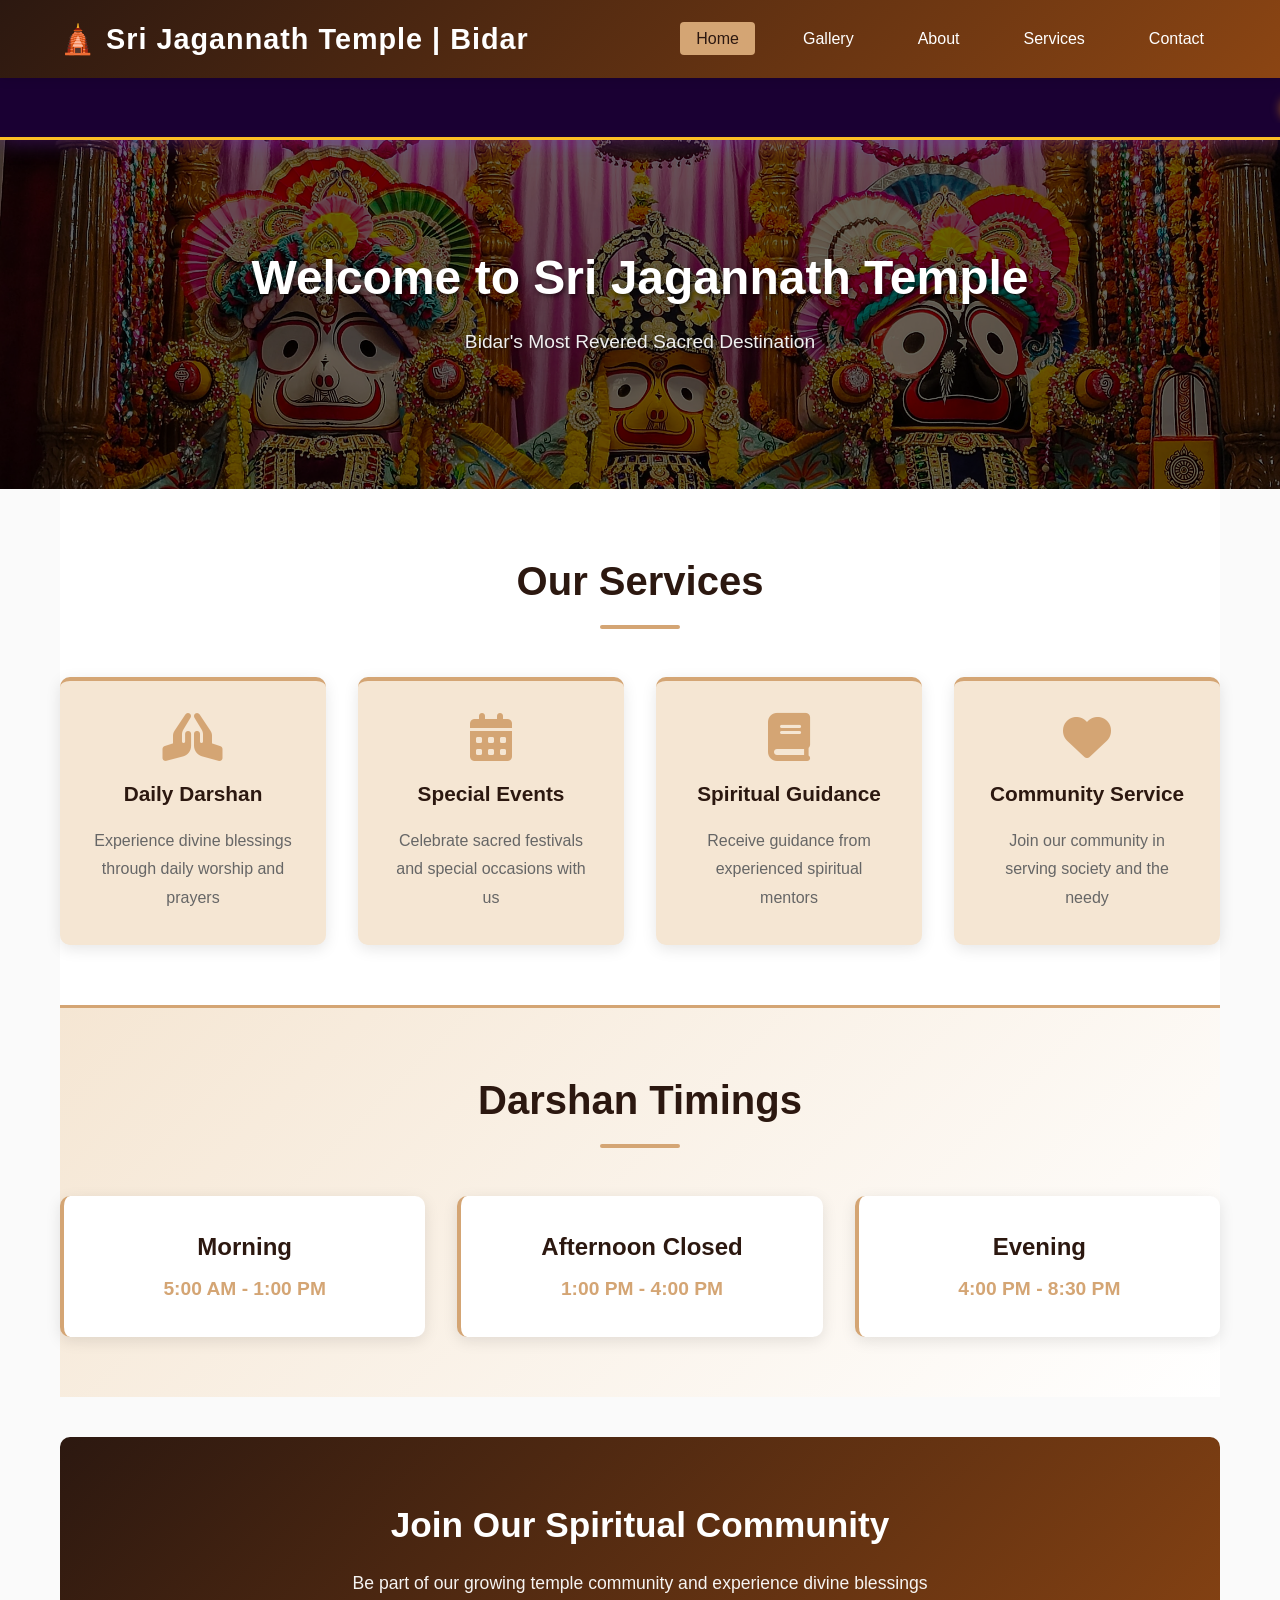
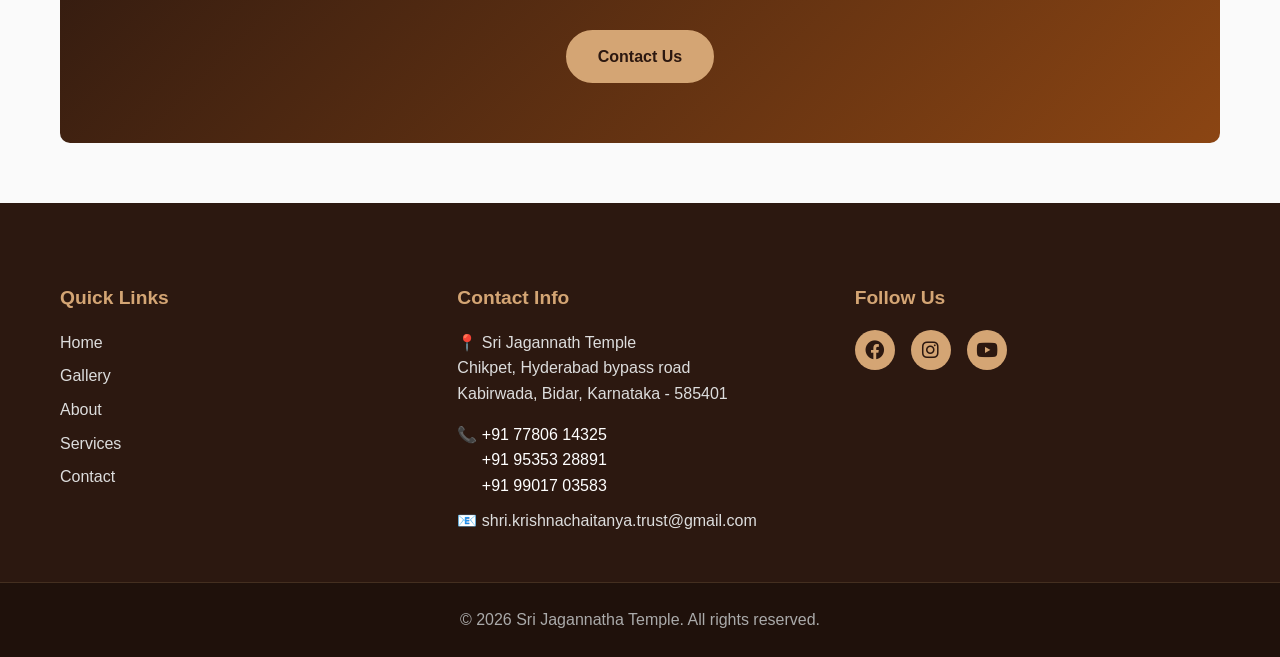
<file: index.html>
<!DOCTYPE html>
<html lang="en">
<head>
    <meta charset="UTF-8">
    <meta name="viewport" content="width=device-width, initial-scale=1.0">
    <meta name="description" content="Sri Jagannatha Temple Bidar - A Sacred Divine Destination">
    <meta name="keywords" content="Temple, Bidar, Jagannatha, Worship, Darshan">
    <title>Sri Jagannath Temple - Bidar</title>
    <link rel="stylesheet" href="css/style.css">
    <link rel="stylesheet" href="https://cdnjs.cloudflare.com/ajax/libs/font-awesome/6.0.0/css/all.min.css">
    
    <style>
        /* Creative Krishna Janmashtami Announcement Ticker */
        .announcement-ticker {
            background: #1a0033; /* Deep spiritual purple */
            position: relative;
            overflow: hidden;
            padding: 14px 0;
            border-bottom: 3px solid #fbbf24; /* Festive gold accent */
            box-shadow: 0 4px 20px rgba(147, 51, 234, 0.3);
            display: flex;
            align-items: center;
        }

        .ticker-wrap {
            width: 100%;
            overflow: hidden;
            white-space: nowrap;
            position: relative;
        }

        .ticker-content {
            display: inline-block;
            padding-left: 100%;
            animation: marquee 35s linear infinite;
            font-family: 'Segoe UI', Tahoma, Geneva, Verdana, sans-serif;
            font-weight: 600;
            font-size: 1rem;
            letter-spacing: 0.5px;
            text-transform: uppercase;
            color: #f3e8ff;
        }

        /* Dashing UI Elements */
        .ticker-badge {
            background: linear-gradient(45deg, #f59e0b, #d97706);
            color: #fff;
            padding: 4px 12px;
            border-radius: 20px;
            font-size: 0.8rem;
            font-weight: 800;
            margin-right: 15px;
            box-shadow: 0 0 10px rgba(245, 158, 11, 0.5);
            animation: pulse 2s infinite;
        }

        .highlight-text {
            color: #fde047; /* Glowing gold */
            font-weight: 800;
            text-shadow: 0 0 8px rgba(253, 224, 71, 0.5);
        }

        .divider-dot {
            color: #f43f5e; /* Vibrant accent */
            margin: 0 20px;
            font-size: 1.2rem;
        }

        .announcement-ticker:hover .ticker-content {
            animation-play-state: paused;
            cursor: pointer;
        }

        @keyframes marquee {
            0% { transform: translate3d(0, 0, 0); }
            100% { transform: translate3d(-100%, 0, 0); }
        }

        @keyframes pulse {
            0% { transform: scale(1); }
            50% { transform: scale(1.05); }
            100% { transform: scale(1); }
        }
    </style>
</head>
<body>
    <!-- Navigation -->
    <nav class="navbar">
        <div class="container">
            <div class="nav-brand">
                <h1> 🛕 Sri Jagannath Temple | Bidar </h1>
            </div>
            <ul class="nav-menu">
                <li><a href="index.html" class="active">Home</a></li>
                <li><a href="pages/gallery.html">Gallery</a></li>
                <li><a href="pages/about.html">About</a></li>
                <li><a href="pages/services.html">Services</a></li>
                <li><a href="pages/contact.html">Contact</a></li>
            </ul>
        </div>
    </nav>

    <!-- Updated Announcement Ticker -->
    <div class="announcement-ticker">
        <div class="ticker-wrap">
            <div class="ticker-content">
                <span class="ticker-badge">🦚 UTSAV UPDATE</span> 
                Shri Jagannath Temple Bidar <span class="highlight-text">Krishna Janmashtami 2026</span> is descending on <span class="highlight-text">September 4</span>! 
                <span class="divider-dot">✦</span> 
                Join us for the divine midnight incarnation, enchanting bhajans, and blessed darshan! 🌸 
                <span class="divider-dot">✦</span> 
                Let us celebrate the birth of the Supreme Lord together! 🪈✨ 
                &nbsp;&nbsp;&nbsp;&nbsp;&nbsp;&nbsp;&nbsp;&nbsp;&nbsp;&nbsp;&nbsp;&nbsp;&nbsp;&nbsp;&nbsp;&nbsp;
            </div>
        </div>
    </div>

    <!-- Hero Section -->
    <section class="hero" style="min-height: 300px; padding: 100px 20px; background: linear-gradient(rgba(0, 0, 0, 0.6), rgba(0, 0, 0, 0.6)), url('ShriJagannathaTemple_files/image11.jpg') no-repeat center center/cover;">
        <div class="hero-content" style="color: white; text-align: center;">
            <h1 style="color: white; margin-bottom: 10px; font-size: 3rem; text-shadow: 2px 2px 4px rgba(0,0,0,0.5);">Welcome to Sri Jagannath Temple</h1>
            <p style="color: #f0f0f0; font-size: 1.2rem; text-shadow: 1px 1px 3px rgba(0,0,0,0.5);">Bidar's Most Revered Sacred Destination</p>
        </div>
    </section>

    <!-- ... (Remainder of your existing code remains unchanged) ... -->
    <main class="container">
        <!-- Features Section -->
        <section class="features">
            <h2>Our Services</h2>
            <div class="features-grid">
                <div class="feature-card">
                    <i class="fas fa-hands-praying"></i>
                    <h3>Daily Darshan</h3>
                    <p>Experience divine blessings through daily worship and prayers</p>
                </div>
                <div class="feature-card">
                    <i class="fas fa-calendar-alt"></i>
                    <h3>Special Events</h3>
                    <p>Celebrate sacred festivals and special occasions with us</p>
                </div>
                <div class="feature-card">
                    <i class="fas fa-book"></i>
                    <h3>Spiritual Guidance</h3>
                    <p>Receive guidance from experienced spiritual mentors</p>
                </div>
                <div class="feature-card">
                    <i class="fas fa-heart"></i>
                    <h3>Community Service</h3>
                    <p>Join our community in serving society and the needy</p>
                </div>
            </div>
        </section>

        <!-- Timings Section -->
        <section class="timings">
            <h2>Darshan Timings</h2>
            <div class="timings-grid">
                <div class="timing-card">
                    <h3>Morning</h3>
                    <p>5:00 AM - 1:00 PM</p>
                </div>
                <div class="timing-card">
                    <h3>Afternoon Closed</h3>
                    <p>1:00 PM - 4:00 PM</p>
                </div>
                <div class="timing-card">
                    <h3>Evening</h3>
                    <p>4:00 PM - 8:30 PM</p>
                </div>
            </div>
        </section>

        <!-- Call to Action -->
        <section class="cta-section">
            <h2>Join Our Spiritual Community</h2>
            <p>Be part of our growing temple community and experience divine blessings</p>
            <a href="pages/contact.html" class="cta-button">Contact Us</a>
        </section>
    </main>

    <!-- Footer -->
    <footer class="footer">
        <div class="footer-content">
            <div class="footer-section">
                <h4>Quick Links</h4>
                <ul>
                    <li><a href="index.html">Home</a></li>
                    <li><a href="pages/gallery.html">Gallery</a></li>
                    <li><a href="pages/about.html">About</a></li>
                    <li><a href="pages/services.html">Services</a></li>
                    <li><a href="pages/contact.html">Contact</a></li>
                </ul>
            </div>
            <div class="footer-section">
                <h4>Contact Info</h4>
                <p style="line-height: 1.6; margin-bottom: 15px;">
                    📍 Sri Jagannath Temple<br>
                    Chikpet, Hyderabad bypass road<br>
                    Kabirwada, Bidar, Karnataka - 585401
                </p>
                <div class="footer-phone-container" style="margin-bottom: 10px; line-height: 1.6;">
                    <span>📞 </span>
                    <div class="footer-phone-links" style="display: inline-block; vertical-align: top;">
                        <a href="tel:+917780614325" style="color: inherit; text-decoration: none;">+91 77806 14325</a> <br>
                        <a href="tel:+919535328891" style="color: inherit; text-decoration: none;">+91 95353 28891</a> <br>
                        <a href="tel:+919901703583" style="color: inherit; text-decoration: none;">+91 99017 03583</a>
                    </div>
                </div>
                <p>📧 <a href="mailto:shri.krishnachaitanya.trust@gmail.com" style="color: inherit; text-decoration: none; word-break: break-all;">shri.krishnachaitanya.trust@gmail.com</a></p>
            </div>
            <div class="footer-section">
                <h4>Follow Us</h4>
                <div class="social-links">
                    <a href="https://www.facebook.com/share/1EyH72Rgup/" target="_blank" rel="noopener noreferrer"><i class="fab fa-facebook"></i></a>
                    <a href="https://www.instagram.com/sri_jagannath_temple_?igsh=MmMyendvdWlteHky" target="_blank" rel="noopener noreferrer"><i class="fab fa-instagram"></i></a>
                    <a href="https://youtube.com/@shrijagannathtemplebidar?si=4Ln0bF5qKDkQHlsB" target="_blank" rel="noopener noreferrer"><i class="fab fa-youtube"></i></a>
                </div>
            </div>
        </div>
        <div class="footer-bottom">
            <p>&copy; 2026 Sri Jagannatha Temple. All rights reserved.</p>
        </div>
    </footer>
</body>
</html>
</file>
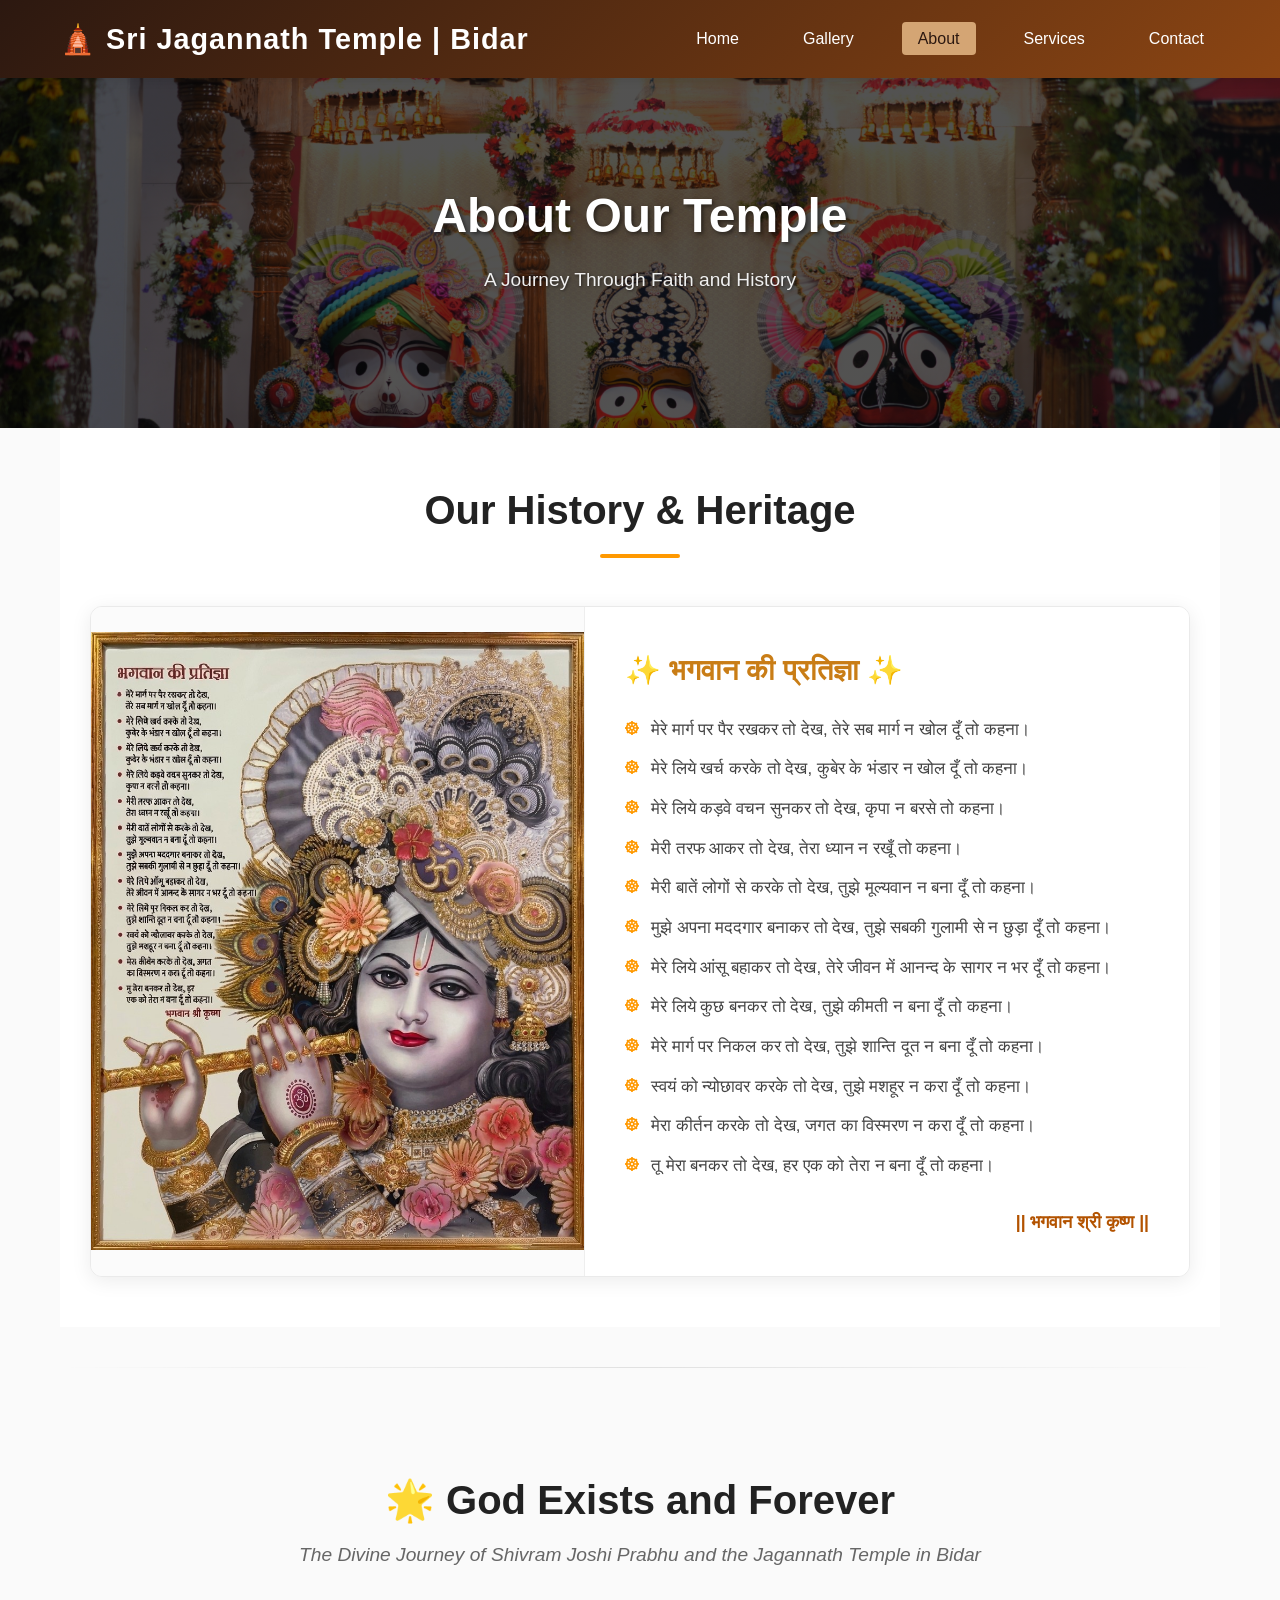
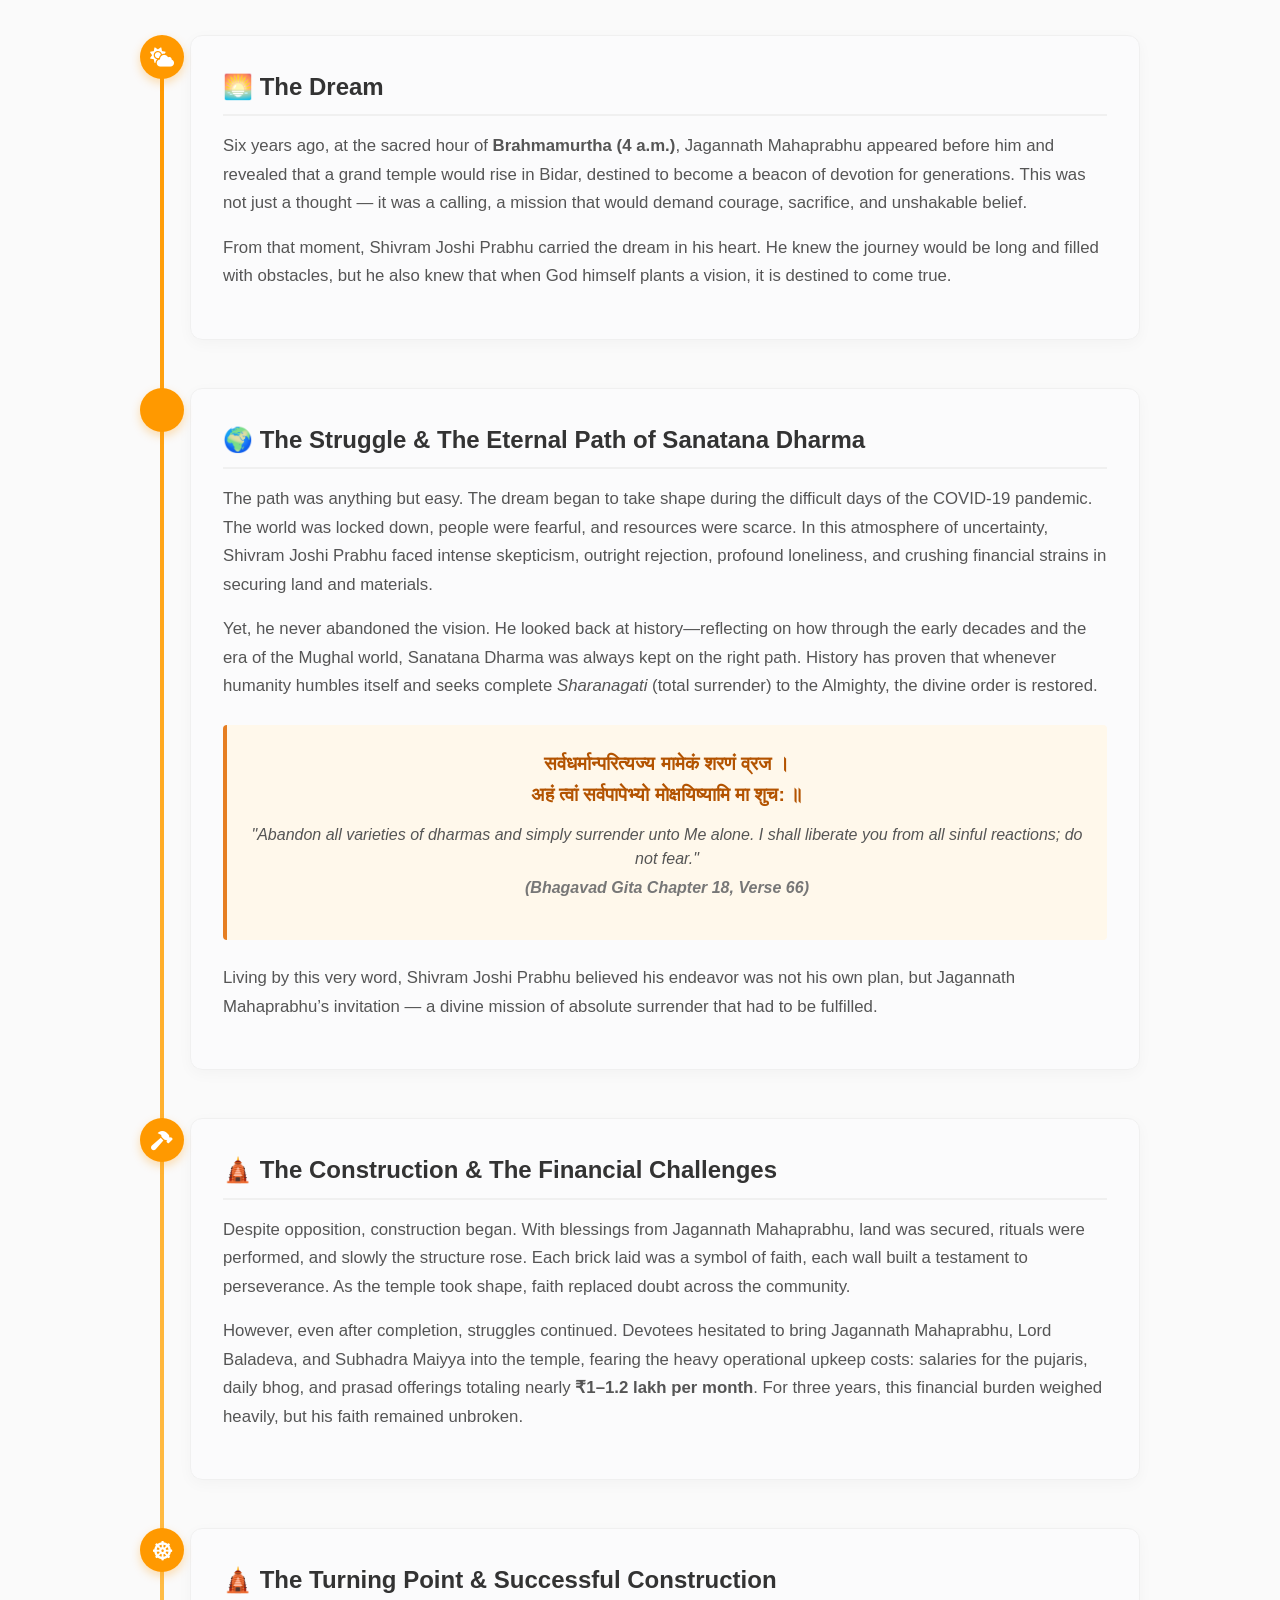
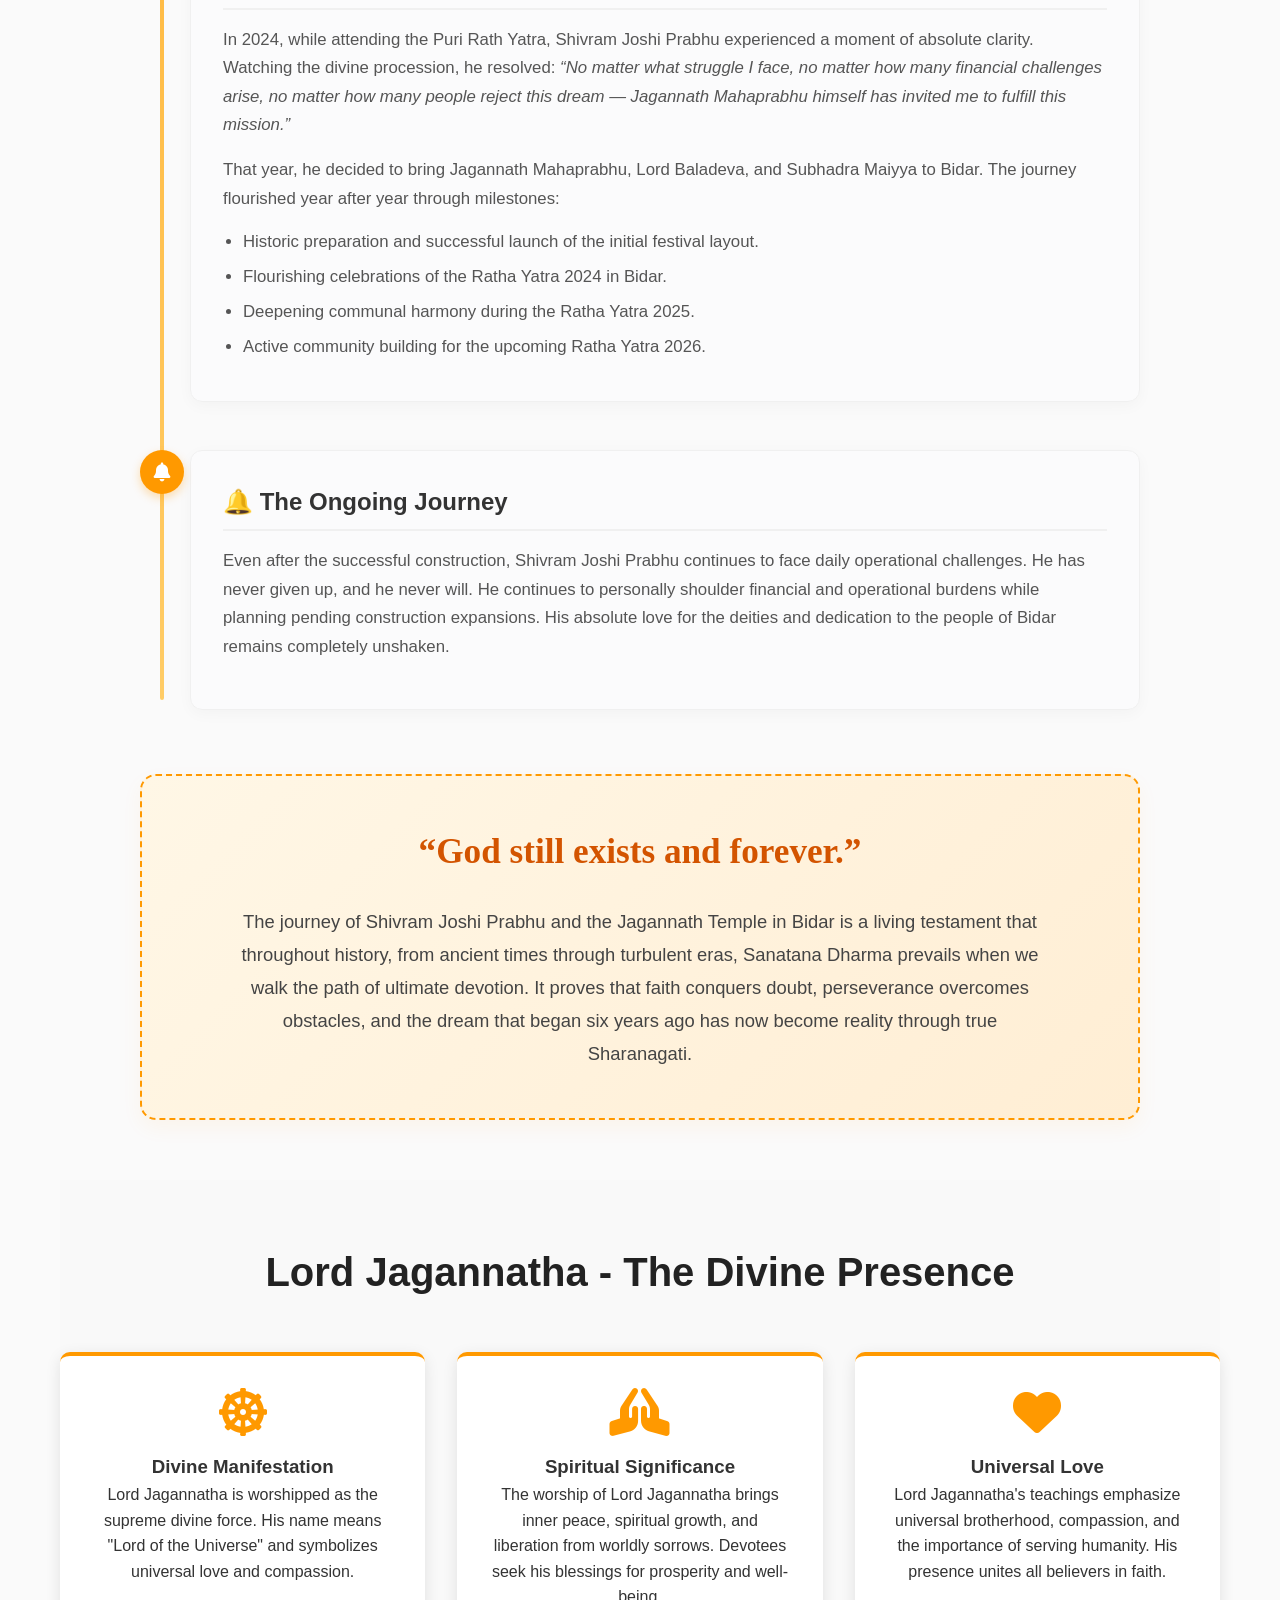
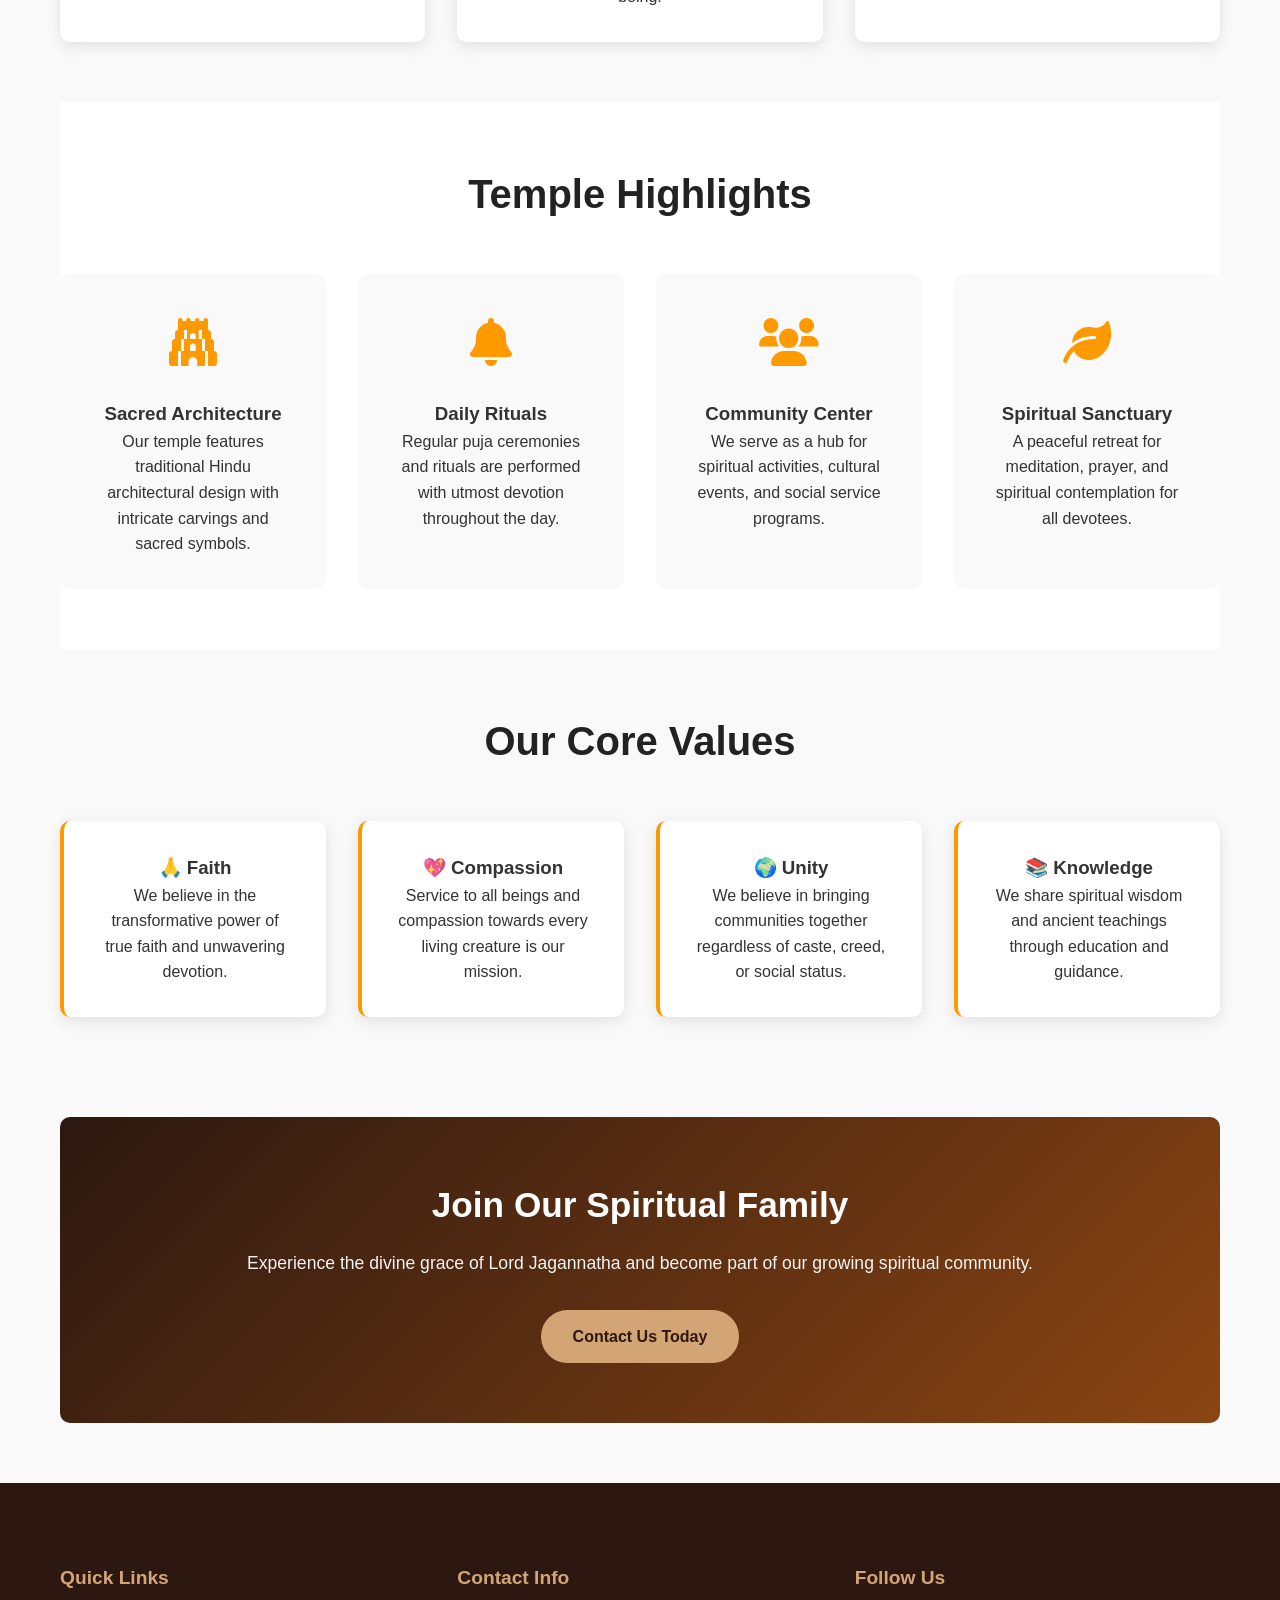
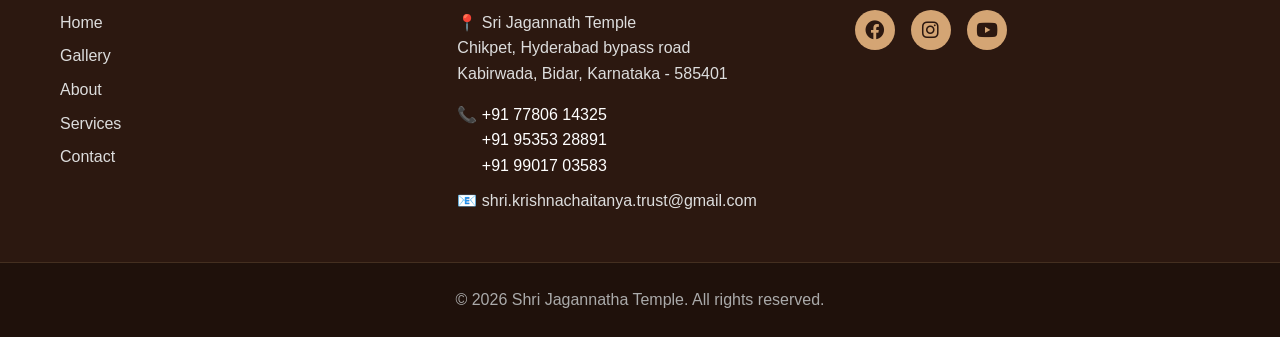
<file: pages/about.html>
<!DOCTYPE html>
<html lang="en">
<head>
    <meta charset="UTF-8">
    <meta name="viewport" content="width=device-width, initial-scale=1.0">
    <meta name="description" content="About Sri Jagannatha Temple - History, Heritage, and Divine Journey">
    <title>About - Sri Jagannatha Temple</title>
    <link rel="stylesheet" href="../css/style.css">
    <link rel="stylesheet" href="https://cdnjs.cloudflare.com/ajax/libs/font-awesome/6.0.0/css/all.min.css" crossorigin="anonymous" referrerpolicy="no-referrer">
    
    <style>
        /* Base Page Setup & Section Dividers */
        .section-divider {
            border: 0;
            height: 1px;
            background: linear-gradient(to right, rgba(0,0,0,0), rgba(0,0,0,0.1), rgba(0,0,0,0));
            margin: 40px 0;
        }

        .about-section {
            padding: 50px 0;
            background: white;
        }

        .about-section h2 {
            text-align: center;
            font-size: 2.5rem;
            color: #222;
            margin-bottom: 3rem;
            position: relative;
            padding-bottom: 1rem;
        }

        .about-section h2::after {
            content: '';
            position: absolute;
            bottom: 0;
            left: 50%;
            transform: translateX(-50%);
            width: 80px;
            height: 4px;
            background: #ff9900;
            border-radius: 2px;
        }

        /* Unified Card Container */
        .divine-card-container {
            display: flex;
            background: #ffffff;
            border-radius: 12px;
            box-shadow: 0 4px 20px rgba(0, 0, 0, 0.08);
            overflow: hidden;
            max-width: 1100px;
            margin: 0 auto;
            border: 1px solid #eaeaea;
            align-items: stretch;
        }

        /* Left Image Column Layout - Adjusted to fit full image naturally */
        .card-image-side {
            flex: 0 0 45%; 
            position: relative;
            background: #fbfbfb; /* Soft neutral backdrop matching the image edges */
            display: flex;
            align-items: center;
            justify-content: center;
            border-right: 1px solid #eeeeee; /* Subtle inner border line separating image and text */
        }

        .krishna-source-img {
            width: 100%;
            height: 100%;
            object-fit: contain; /* Ensures the entire image shows from top-to-bottom without cuts */
            display: block;
        }

        /* Right Text Column Layout */
        .card-text-side {
            flex: 0 0 55%;
            padding: 2.5rem;
            display: flex;
            flex-direction: column;
            justify-content: center;
            background: #ffffff;
        }

        .card-text-side h3 {
            font-size: 1.8rem;
            color: #c97d16;
            margin-bottom: 1.5rem;
            font-weight: 700;
        }

        .pratigya-lines p {
            font-size: 1.05rem;
            line-height: 1.6;
            color: #444;
            margin-bottom: 0.8rem;
            display: flex;
            align-items: flex-start;
        }

        .bullet-icon {
            color: #ff9900;
            margin-right: 12px;
            margin-top: 5px;
            font-size: 0.85rem;
        }

        .signature-tag {
            display: block;
            text-align: right;
            font-weight: bold;
            color: #b35300;
            margin-top: 15px;
            font-size: 1.1rem;
        }

        /* Journey Timeline Stylesheet */
        .journey-section {
            padding: 60px 0;
            max-width: 1000px;
            margin: 0 auto;
        }

        .journey-header {
            text-align: center;
            margin-bottom: 4rem;
        }

        .journey-header h2 {
            font-size: 2.5rem;
            color: #222;
            margin-bottom: 0.5rem;
        }

        .journey-header .subtitle {
            font-size: 1.2rem;
            color: #666;
            font-style: italic;
        }

        .story-timeline {
            position: relative;
            padding-left: 50px;
            margin-bottom: 4rem;
        }

        .story-timeline::before {
            content: '';
            position: absolute;
            left: 20px;
            top: 10px;
            bottom: 10px;
            width: 4px;
            background: linear-gradient(to bottom, #ff9900, #ffcc66);
            border-radius: 2px;
        }

        .story-block {
            position: relative;
            margin-bottom: 3rem;
        }

        .story-badge {
            position: absolute;
            left: -50px;
            top: 0;
            width: 44px;
            height: 44px;
            background: #ff9900;
            color: white;
            border-radius: 50%;
            display: flex;
            align-items: center;
            justify-content: center;
            font-size: 1.2rem;
            box-shadow: 0 4px 10px rgba(255, 153, 0, 0.3);
            z-index: 2;
        }

        .story-content {
            background: #fbfbfc;
            padding: 2rem;
            border-radius: 12px;
            box-shadow: 0 4px 15px rgba(0,0,0,0.03);
            border: 1px solid #f0f0f0;
        }

        .story-content h3 {
            font-size: 1.5rem;
            color: #333;
            margin-bottom: 1rem;
            border-bottom: 2px solid #f0f0f0;
            padding-bottom: 0.5rem;
        }

        .story-content p {
            font-size: 1.05rem;
            line-height: 1.7;
            color: #555;
            margin-bottom: 1rem;
        }

        .gita-quote-box {
            background: #fff8eb;
            border-left: 4px solid #e67e22;
            padding: 1.5rem;
            margin: 1.5rem 0;
            border-radius: 4px;
            text-align: center;
        }

        .gita-quote-box .shloka {
            font-size: 1.2rem;
            font-weight: bold;
            color: #b35300;
            margin-bottom: 0.8rem;
            line-height: 1.6;
        }

        .gita-quote-box .translation {
            font-size: 1rem;
            color: #555;
            font-style: italic;
            line-height: 1.5;
        }

        .gita-quote-box .verse-ref {
            display: block;
            margin-top: 5px;
            font-weight: bold;
            color: #777;
        }

        .story-list {
            margin-left: 20px;
            margin-top: 10px;
        }

        .story-list li {
            font-size: 1.05rem;
            color: #555;
            margin-bottom: 0.5rem;
            line-height: 1.6;
        }

        .motive-highlight-card {
            background: linear-gradient(135deg, #fff7e6 0%, #ffeed4 100%);
            border: 2px dashed #ff9900;
            padding: 3rem;
            border-radius: 16px;
            text-align: center;
            box-shadow: 0 8px 20px rgba(255,153,0,0.06);
        }

        .motive-highlight-card blockquote {
            font-size: 2.2rem;
            font-weight: 800;
            color: #d35400;
            margin-bottom: 1.5rem;
            font-family: serif;
        }

        .motive-highlight-card p {
            font-size: 1.15rem;
            line-height: 1.8;
            color: #444;
            max-width: 800px;
            margin: 0 auto;
        }

        /* General Sections Grids Styles */
        .deity-section {
            padding: 60px 0;
            background: #f9f9f9;
        }

        .deity-section h2, .highlights-section h2, .values-section h2 {
            text-align: center;
            font-size: 2.5rem;
            color: #222;
            margin-bottom: 3rem;
        }

        .deity-grid {
            display: grid;
            grid-template-columns: repeat(auto-fit, minmax(250px, 1fr));
            gap: 2rem;
        }

        .deity-card {
            background: white;
            padding: 2rem;
            border-radius: 10px;
            text-align: center;
            box-shadow: 0 4px 15px rgba(0, 0, 0, 0.1);
            border-top: 4px solid #ff9900;
        }

        .deity-card i {
            font-size: 3rem;
            color: #ff9900;
            margin-bottom: 1rem;
        }

        .highlights-section {
            padding: 60px 0;
            background: white;
        }

        .highlights-grid {
            display: grid;
            grid-template-columns: repeat(auto-fit, minmax(200px, 1fr));
            gap: 2rem;
        }

        .highlight-item {
            text-align: center;
            padding: 2rem;
            background: #f9f9f9;
            border-radius: 10px;
            transition: all 0.3s ease;
        }

        .highlight-item:hover {
            transform: translateY(-5px);
            background: white;
            box-shadow: 0 8px 20px rgba(0, 0, 0, 0.1);
        }

        .highlight-icon {
            font-size: 3rem;
            color: #ff9900;
            margin-bottom: 1rem;
        }

        .values-section {
            padding: 60px 0;
            background: #f9f9f9;
        }

        .values-grid {
            display: grid;
            grid-template-columns: repeat(auto-fit, minmax(200px, 1fr));
            gap: 2rem;
        }

        .value-card {
            background: white;
            padding: 2rem;
            border-radius: 10px;
            text-align: center;
            border-left: 4px solid #ff9900;
            box-shadow: 0 4px 15px rgba(0, 0, 0, 0.1);
        }

        /* Responsive Mobile Layout Stack */
        @media (max-width: 900px) {
            .divine-card-container {
                flex-direction: column;
            }
            .card-image-side, .card-text-side {
                flex: 0 0 100%;
                width: 100%;
            }
            .card-image-side {
                border-right: none;
                border-bottom: 1px solid #eeeeee; /* Moves the border to the bottom on mobile screens */
                padding: 10px 0;
            }
            .card-text-side {
                padding: 1.8rem;
            }
        }

        @media (max-width: 768px) {
            .about-section h2, .journey-header h2, .deity-section h2, .highlights-section h2, .values-section h2 {
                font-size: 1.8rem;
            }
            .story-timeline {
                padding-left: 20px;
            }
            .story-timeline::before {
                left: -5px;
            }
            .story-badge {
                left: -25px;
                width: 36px;
                height: 36px;
                font-size: 1rem;
            }
            .motive-highlight-card {
                padding: 1.5rem;
            }
            .motive-highlight-card blockquote {
                font-size: 1.8rem;
            }
        }
    </style>
</head>
<body>
    <!-- Navigation -->
    <nav class="navbar">
        <div class="container">
            <div class="nav-brand">
                <h1> 🛕 Sri Jagannath Temple | Bidar </h1>
            </div>
            <ul class="nav-menu">
                <li><a href="../index.html">Home</a></li>
                <li><a href="gallery.html">Gallery</a></li>
                <li><a href="about.html" class="active">About</a></li>
                <li><a href="services.html">Services</a></li>
                <li><a href="contact.html">Contact</a></li>
            </ul>
        </div>
    </nav>

    <!-- Hero Section -->
    <section class="hero" style="min-height: 300px; padding: 100px 20px; background: linear-gradient(rgba(0, 0, 0, 0.6), rgba(0, 0, 0, 0.6)), url('../ShriJagannathaTemple_files/about.jpg') no-repeat center center/cover;">
        <div class="hero-content" style="color: white; text-align: center;">
            <h1 style="color: white; margin-bottom: 10px; font-size: 3rem; text-shadow: 2px 2px 4px rgba(0,0,0,0.5);">About Our Temple</h1>
            <p style="color: #f0f0f0; font-size: 1.2rem; text-shadow: 1px 1px 3px rgba(0,0,0,0.5);">A Journey Through Faith and History</p>
        </div>
    </section>

    <!-- Main Content -->
    <main class="container">
        
        <!-- Section 1: History & Heritage Section (Side-by-Side Unified Split Card Layout) -->
        <section class="about-section">
            <h2>Our History & Heritage</h2>
            <div class="divine-card-container">
                
                <!-- Left Side: Dynamic Frame displaying the full uncropped image -->
                <div class="card-image-side">
                    <img src="../ShriJagannathaTemple_files/god1.png" alt="Lord Krishna Divine Artwork" class="krishna-source-img">
                </div>
                
                <!-- Right Side: Clean Structured HTML Pratigya Poetry Text Lines -->
                <div class="card-text-side">
                    <h3>✨ भगवान की प्रतिज्ञा ✨</h3>
                    <div class="pratigya-lines">
                        <p><i class="fas fa-dharmachakra bullet-icon"></i> मेरे मार्ग पर पैर रखकर तो देख, तेरे सब मार्ग न खोल दूँ तो कहना।</p>
                        <p><i class="fas fa-dharmachakra bullet-icon"></i> मेरे लिये खर्च करके तो देख, कुबेर के भंडार न खोल दूँ तो कहना।</p>
                        <p><i class="fas fa-dharmachakra bullet-icon"></i> मेरे लिये कड़वे वचन सुनकर तो देख, कृपा न बरसे तो कहना।</p>
                        <p><i class="fas fa-dharmachakra bullet-icon"></i> मेरी तरफ आकर तो देख, तेरा ध्यान न रखूँ तो कहना।</p>
                        <p><i class="fas fa-dharmachakra bullet-icon"></i> मेरी बातें लोगों से करके तो देख, तुझे मूल्यवान न बना दूँ तो कहना।</p>
                        <p><i class="fas fa-dharmachakra bullet-icon"></i> मुझे अपना मददगार बनाकर तो देख, तुझे सबकी गुलामी से न छुड़ा दूँ तो कहना।</p>
                        <p><i class="fas fa-dharmachakra bullet-icon"></i> मेरे लिये आंसू बहाकर तो देख, तेरे जीवन में आनन्द के सागर न भर दूँ तो कहना।</p>
                        <p><i class="fas fa-dharmachakra bullet-icon"></i> मेरे लिये कुछ बनकर तो देख, तुझे कीमती न बना दूँ तो कहना।</p>
                        <p><i class="fas fa-dharmachakra bullet-icon"></i> मेरे मार्ग पर निकल कर तो देख, तुझे शान्ति दूत न बना दूँ तो कहना।</p>
                        <p><i class="fas fa-dharmachakra bullet-icon"></i> स्वयं को न्योछावर करके तो देख, तुझे मशहूर न करा दूँ तो कहना।</p>
                        <p><i class="fas fa-dharmachakra bullet-icon"></i> मेरा कीर्तन करके तो देख, जगत का विस्मरण न करा दूँ तो कहना।</p>
                        <p><i class="fas fa-dharmachakra bullet-icon"></i> तू मेरा बनकर तो देख, हर एक को तेरा न बना दूँ तो कहना।</p>
                    </div>
                    <span class="signature-tag">|| भगवान श्री कृष्ण ||</span>
                </div>

            </div>
        </section>

        <hr class="section-divider">

        <!-- Section 2: The Divine Journey of Bidar Jagannath Temple -->
        <section class="journey-section">
            <div class="journey-header">
                <h2>🌟 God Exists and Forever</h2>
                <p class="subtitle">The Divine Journey of Shivram Joshi Prabhu and the Jagannath Temple in Bidar</p>
            </div>

            <div class="story-timeline">
                <!-- Step 1: The Dream -->
                <div class="story-block">
                    <div class="story-badge"><i class="fas fa-cloud-sun"></i></div>
                    <div class="story-content">
                        <h3>🌅 The Dream</h3>
                        <p>Six years ago, at the sacred hour of <strong>Brahmamurtha (4 a.m.)</strong>, Jagannath Mahaprabhu appeared before him and revealed that a grand temple would rise in Bidar, destined to become a beacon of devotion for generations. This was not just a thought — it was a calling, a mission that would demand courage, sacrifice, and unshakable belief.</p>
                        <p>From that moment, Shivram Joshi Prabhu carried the dream in his heart. He knew the journey would be long and filled with obstacles, but he also knew that when God himself plants a vision, it is destined to come true.</p>
                    </div>
                </div>

                <!-- Step 2: The Struggle -->
                <div class="story-block">
                    <div class="story-badge"><i class="fas fa-shield-halved"></i></div>
                    <div class="story-content">
                        <h3>🌍 The Struggle & The Eternal Path of Sanatana Dharma</h3>
                        <p>The path was anything but easy. The dream began to take shape during the difficult days of the COVID-19 pandemic. The world was locked down, people were fearful, and resources were scarce. In this atmosphere of uncertainty, Shivram Joshi Prabhu faced intense skepticism, outright rejection, profound loneliness, and crushing financial strains in securing land and materials.</p>
                        <p>Yet, he never abandoned the vision. He looked back at history—reflecting on how through the early decades and the era of the Mughal world, Sanatana Dharma was always kept on the right path. History has proven that whenever humanity humbles itself and seeks complete <em>Sharanagati</em> (total surrender) to the Almighty, the divine order is restored.</p>
                        
                        <div class="gita-quote-box">
                            <p class="shloka">सर्वधर्मान्परित्यज्य मामेकं शरणं व्रज ।<br>अहं त्वां सर्वपापेभ्यो मोक्षयिष्यामि मा शुच: ॥</p>
                            <p class="translation">"Abandon all varieties of dharmas and simply surrender unto Me alone. I shall liberate you from all sinful reactions; do not fear." <span class="verse-ref">(Bhagavad Gita Chapter 18, Verse 66)</span></p>
                        </div>
                        <p>Living by this very word, Shivram Joshi Prabhu believed his endeavor was not his own plan, but Jagannath Mahaprabhu’s invitation — a divine mission of absolute surrender that had to be fulfilled.</p>
                    </div>
                </div>

                <!-- Step 3: Construction & Challenges -->
                <div class="story-block">
                    <div class="story-badge"><i class="fas fa-hammer"></i></div>
                    <div class="story-content">
                        <h3>🛕 The Construction & The Financial Challenges</h3>
                        <p>Despite opposition, construction began. With blessings from Jagannath Mahaprabhu, land was secured, rituals were performed, and slowly the structure rose. Each brick laid was a symbol of faith, each wall built a testament to perseverance. As the temple took shape, faith replaced doubt across the community.</p>
                        <p>However, even after completion, struggles continued. Devotees hesitated to bring Jagannath Mahaprabhu, Lord Baladeva, and Subhadra Maiyya into the temple, fearing the heavy operational upkeep costs: salaries for the pujaris, daily bhog, and prasad offerings totaling nearly <strong>₹1–1.2 lakh per month</strong>. For three years, this financial burden weighed heavily, but his faith remained unbroken.</p>
                    </div>
                </div>

                <!-- Step 4: The Turning Point -->
                <div class="story-block">
                    <div class="story-badge"><i class="fas fa-dharmachakra"></i></div>
                    <div class="story-content">
                        <h3>🛕 The Turning Point & Successful Construction</h3>
                        <p>In 2024, while attending the Puri Rath Yatra, Shivram Joshi Prabhu experienced a moment of absolute clarity. Watching the divine procession, he resolved: <em>“No matter what struggle I face, no matter how many financial challenges arise, no matter how many people reject this dream — Jagannath Mahaprabhu himself has invited me to fulfill this mission.”</em></p>
                        <p>That year, he decided to bring Jagannath Mahaprabhu, Lord Baladeva, and Subhadra Maiyya to Bidar. The journey flourished year after year through milestones: </p>
                        <ul class="story-list">
                            <li>Historic preparation and successful launch of the initial festival layout.</li>
                            <li>Flourishing celebrations of the Ratha Yatra 2024 in Bidar.</li>
                            <li>Deepening communal harmony during the Ratha Yatra 2025.</li>
                            <li>Active community building for the upcoming Ratha Yatra 2026.</li>
                        </ul>
                    </div>
                </div>

                <!-- Step 5: Ongoing Journey -->
                <div class="story-block">
                    <div class="story-badge"><i class="fas fa-bell"></i></div>
                    <div class="story-content">
                        <h3>🔔 The Ongoing Journey</h3>
                        <p>Even after the successful construction, Shivram Joshi Prabhu continues to face daily operational challenges. He has never given up, and he never will. He continues to personally shoulder financial and operational burdens while planning pending construction expansions. His absolute love for the deities and dedication to the people of Bidar remains completely unshaken.</p>
                    </div>
                </div>
            </div>

            <!-- Master Motive Line Card -->
            <div class="motive-highlight-card">
                <blockquote>“God still exists and forever.”</blockquote>
                <p>The journey of Shivram Joshi Prabhu and the Jagannath Temple in Bidar is a living testament that throughout history, from ancient times through turbulent eras, Sanatana Dharma prevails when we walk the path of ultimate devotion. It proves that faith conquers doubt, perseverance overcomes obstacles, and the dream that began six years ago has now become reality through true Sharanagati.</p>
            </div>
        </section>

        <!-- Deity Information -->
        <section class="deity-section">
            <h2>Lord Jagannatha - The Divine Presence</h2>
            <div class="deity-grid">
                <div class="deity-card">
                    <i class="fas fa-dharmachakra"></i>
                    <h3>Divine Manifestation</h3>
                    <p>Lord Jagannatha is worshipped as the supreme divine force. His name means "Lord of the Universe" and symbolizes universal love and compassion.</p>
                </div>
                <div class="deity-card">
                    <i class="fas fa-hands-praying"></i>
                    <h3>Spiritual Significance</h3>
                    <p>The worship of Lord Jagannatha brings inner peace, spiritual growth, and liberation from worldly sorrows. Devotees seek his blessings for prosperity and well-being.</p>
                </div>
                <div class="deity-card">
                    <i class="fas fa-heart"></i>
                    <h3>Universal Love</h3>
                    <p>Lord Jagannatha's teachings emphasize universal brotherhood, compassion, and the importance of serving humanity. His presence unites all believers in faith.</p>
                </div>
            </div>
        </section>

        <!-- Temple Highlights -->
        <section class="highlights-section">
            <h2>Temple Highlights</h2>
            <div class="highlights-grid">
                <div class="highlight-item">
                    <div class="highlight-icon"><i class="fas fa-gopuram"></i></div>
                    <h3>Sacred Architecture</h3>
                    <p>Our temple features traditional Hindu architectural design with intricate carvings and sacred symbols.</p>
                </div>
                <div class="highlight-item">
                    <div class="highlight-icon"><i class="fas fa-bell"></i></div>
                    <h3>Daily Rituals</h3>
                    <p>Regular puja ceremonies and rituals are performed with utmost devotion throughout the day.</p>
                </div>
                <div class="highlight-item">
                    <div class="highlight-icon"><i class="fas fa-users"></i></div>
                    <h3>Community Center</h3>
                    <p>We serve as a hub for spiritual activities, cultural events, and social service programs.</p>
                </div>
                <div class="highlight-item">
                    <div class="highlight-icon"><i class="fas fa-leaf"></i></div>
                    <h3>Spiritual Sanctuary</h3>
                    <p>A peaceful retreat for meditation, prayer, and spiritual contemplation for all devotees.</p>
                </div>
            </div>
        </section>

        <!-- Values Section -->
        <section class="values-section">
            <h2>Our Core Values</h2>
            <div class="values-grid">
                <div class="value-card">
                    <h3>🙏 Faith</h3>
                    <p>We believe in the transformative power of true faith and unwavering devotion.</p>
                </div>
                <div class="value-card">
                    <h3>💖 Compassion</h3>
                    <p>Service to all beings and compassion towards every living creature is our mission.</p>
                </div>
                <div class="value-card">
                    <h3>🌍 Unity</h3>
                    <p>We believe in bringing communities together regardless of caste, creed, or social status.</p>
                </div>
                <div class="value-card">
                    <h3>📚 Knowledge</h3>
                    <p>We share spiritual wisdom and ancient teachings through education and guidance.</p>
                </div>
            </div>
        </section>

        <!-- Call to Action -->
        <section class="cta-section">
            <h2>Join Our Spiritual Family</h2>
            <p>Experience the divine grace of Lord Jagannatha and become part of our growing spiritual community.</p>
            <a href="contact.html" class="cta-button">Contact Us Today</a>
        </section>
    </main>

    <!-- Footer -->
    <footer class="footer">
        <div class="footer-content">
            <div class="footer-section">
                <h4>Quick Links</h4>
                <ul>
                    <li><a href="../index.html">Home</a></li>
                    <li><a href="gallery.html">Gallery</a></li>
                    <li><a href="about.html">About</a></li>
                    <li><a href="services.html">Services</a></li>
                    <li><a href="contact.html">Contact</a></li>
                </ul>
            </div>
            <div class="footer-section">
                <h4>Contact Info</h4>
                <p style="line-height: 1.6; margin-bottom: 15px;">
                    📍 Sri Jagannath Temple<br>
                    Chikpet, Hyderabad bypass road<br>
                    Kabirwada, Bidar, Karnataka - 585401
                </p>
                <div class="footer-phone-container" style="margin-bottom: 10px; line-height: 1.6;">
                    <span>📞 </span>
                    <div class="footer-phone-links" style="display: inline-block; vertical-align: top;">
                        <a href="tel:+917780614325" style="color: inherit; text-decoration: none;">+91 77806 14325</a> <br>
                        <a href="tel:+919535328891" style="color: inherit; text-decoration: none;">+91 95353 28891</a> <br>
                        <a href="tel:+919901703583" style="color: inherit; text-decoration: none;">+91 99017 03583</a>
                    </div>
                </div>
                <p>📧 <a href="mailto:shri.krishnachaitanya.trust@gmail.com" style="color: inherit; text-decoration: none; word-break: break-all;">shri.krishnachaitanya.trust@gmail.com</a></p>
            </div>
            <div class="footer-section">
                <h4>Follow Us</h4>
                <div class="social-links">
                    <a href="https://www.facebook.com/share/1EyH72Rgup/" target="_blank" rel="noopener noreferrer"><i class="fab fa-facebook"></i></a>
                    <a href="https://www.instagram.com/sri_jagannath_temple_?igsh=MmMyendvdWlteHky" target="_blank" rel="noopener noreferrer"><i class="fab fa-instagram"></i></a>
                    <a href="https://youtube.com/@shrijagannathtemplebidar?si=4Ln0bF5qKDkQHlsB" target="_blank" rel="noopener noreferrer"><i class="fab fa-youtube"></i></a>
                </div>
            </div>
        </div>
        <div class="footer-bottom">
            <p>© 2026 Shri Jagannatha Temple. All rights reserved.</p>
        </div>
    </footer>
</body>
</html>
</file>
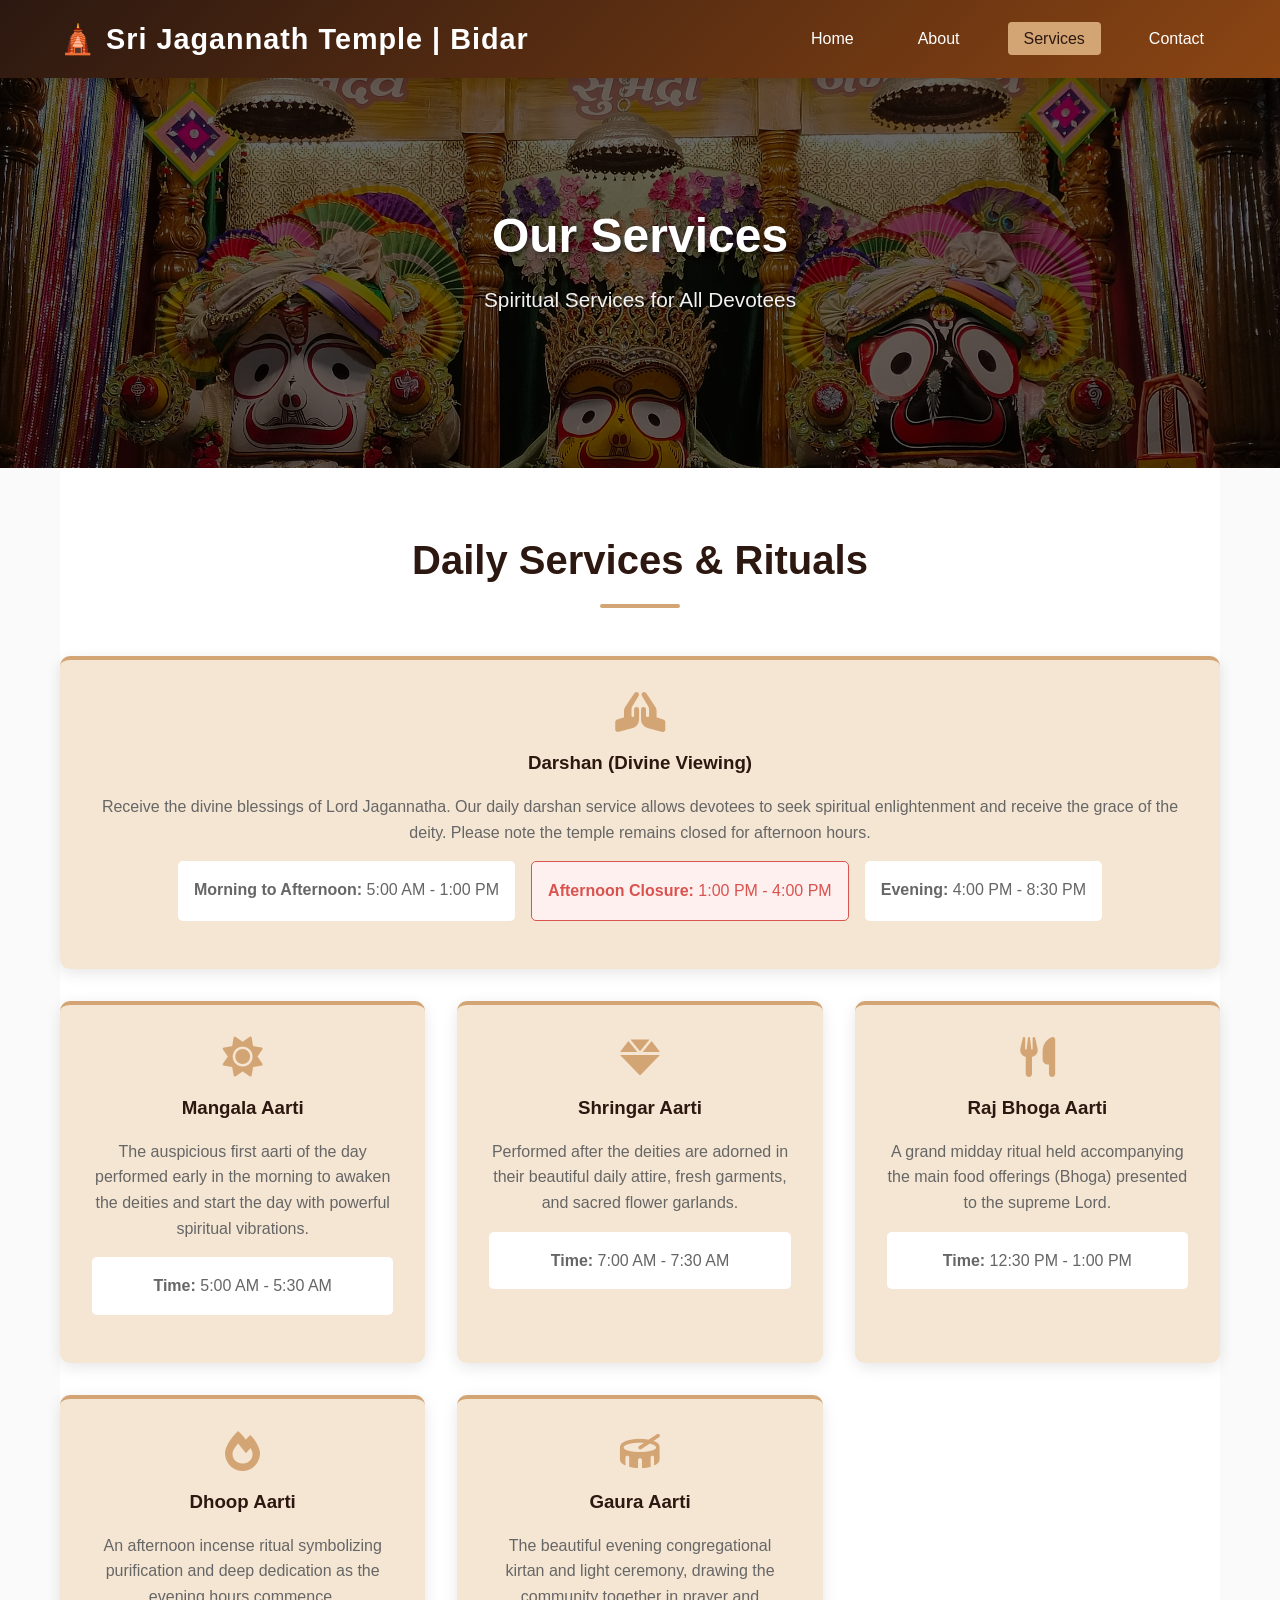
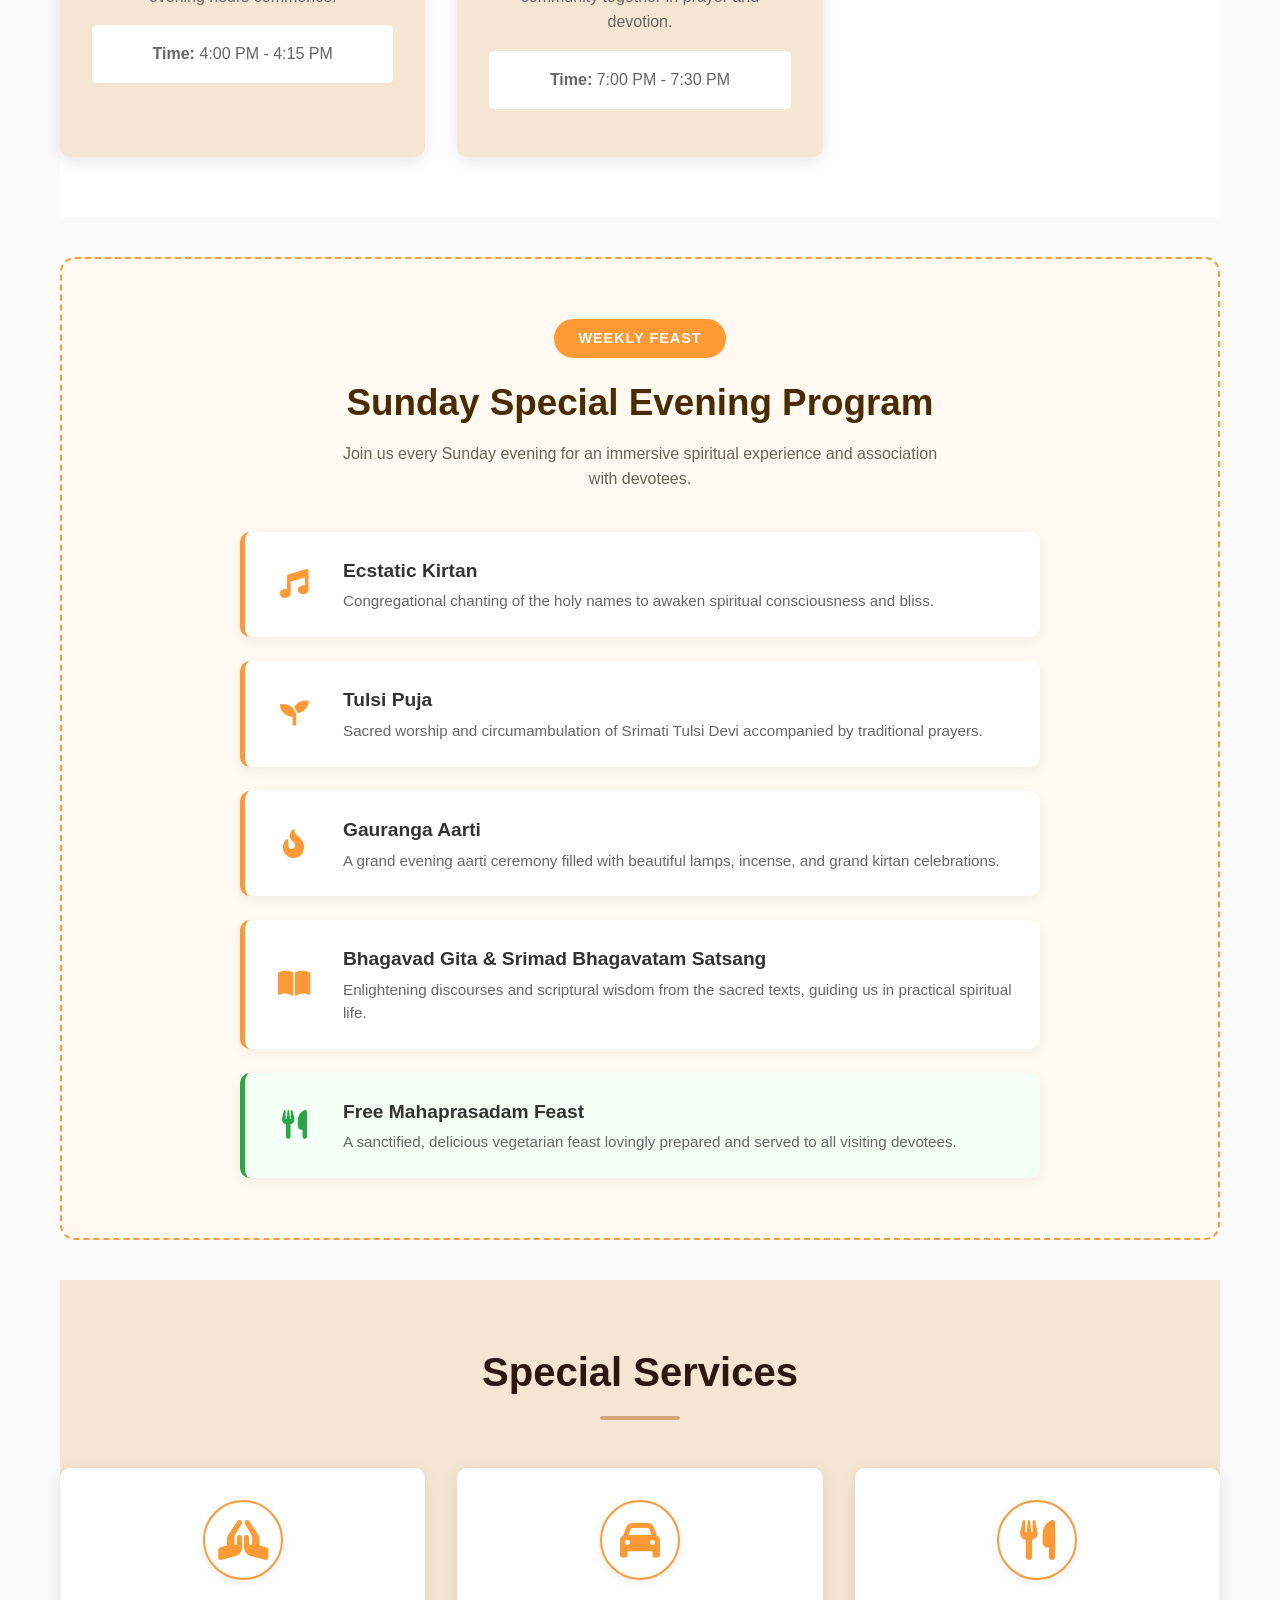
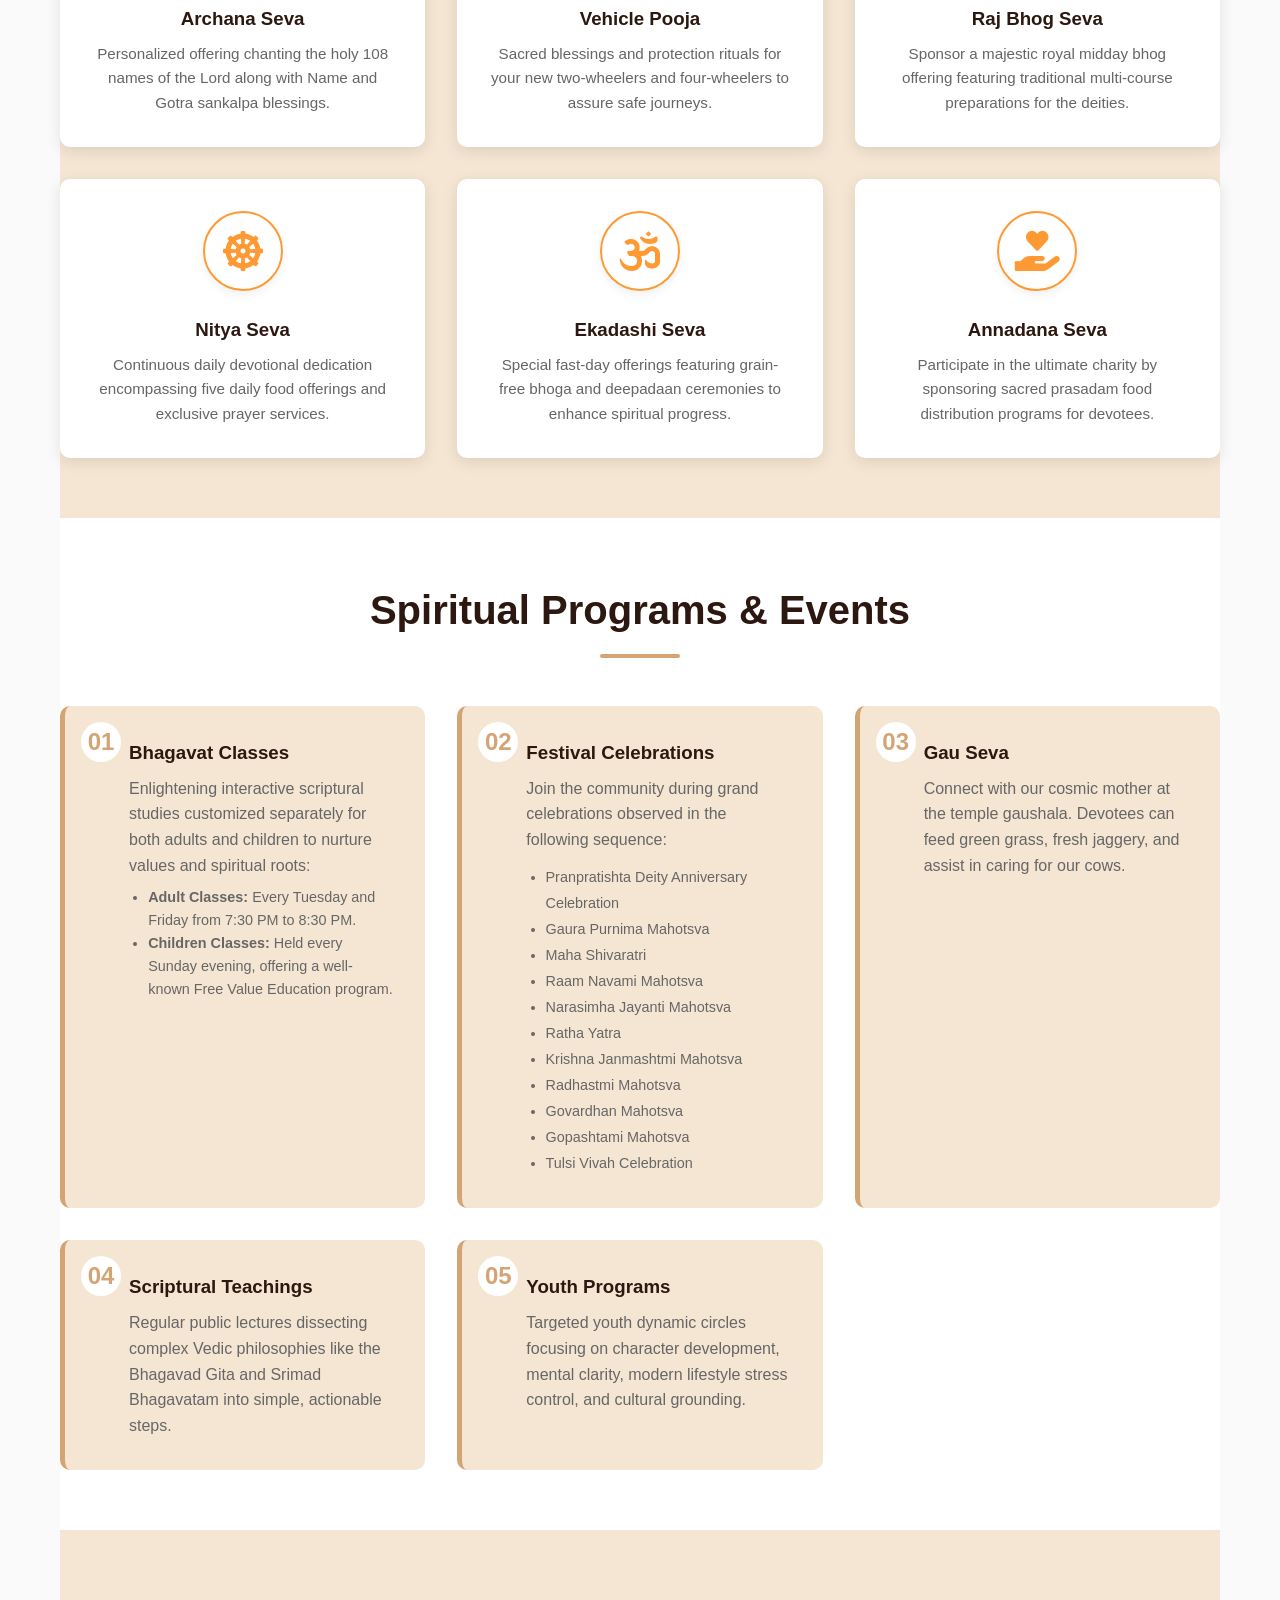
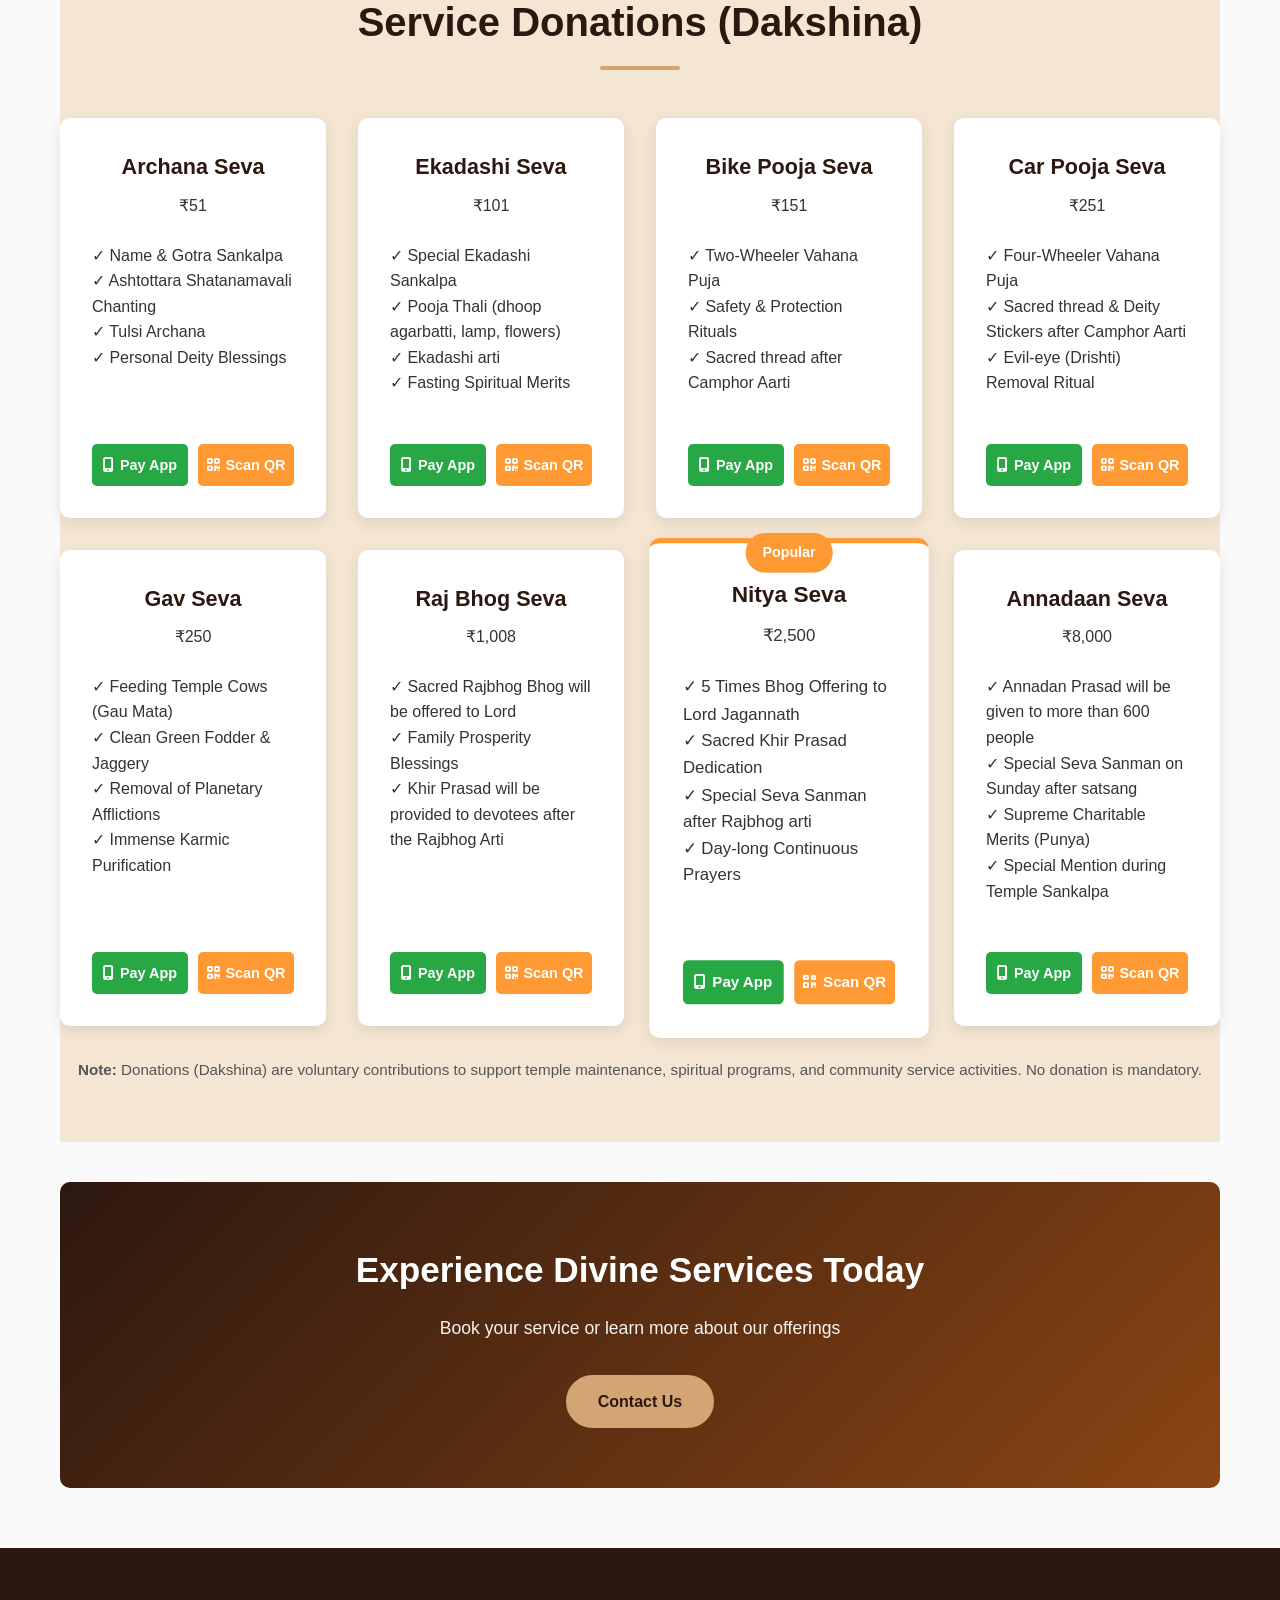
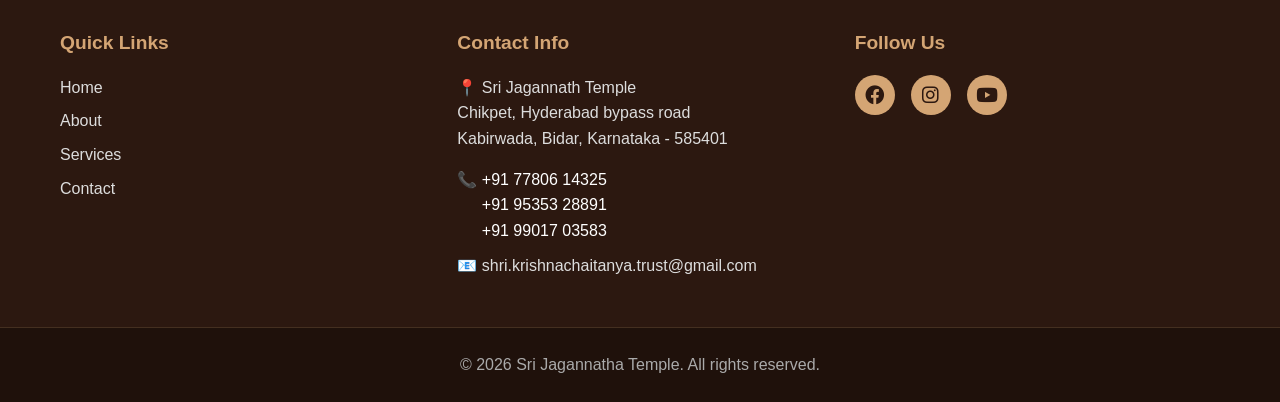
<file: pages/services.html>
<!DOCTYPE html>
<html lang="en">
<head>
    <meta charset="UTF-8">
    <meta name="viewport" content="width=device-width, initial-scale=1.0">
    <meta name="description" content="Services Offered at Sri Jagannatha Temple">
    <title>Services - Sri Jagannatha Temple</title>
    <link rel="stylesheet" href="../css/style.css">
    <link rel="stylesheet" href="https://cdnjs.cloudflare.com/ajax/libs/font-awesome/6.0.0/css/all.min.css">
</head>
<body>
    <nav class="navbar">
        <div class="container">
            <div class="nav-brand">
                <h1>🛕 Sri Jagannath Temple | Bidar </h1>
            </div>
            <ul class="nav-menu">
                <li><a href="../index.html">Home</a></li>
                <li><a href="about.html">About</a></li>
                <li><a href="services.html" class="active">Services</a></li>
                <li><a href="contact.html">Contact</a></li>
            </ul>
        </div>
    </nav>

    <section class="hero" style="
        min-height: 350px; 
        padding: 120px 20px; 
        background: linear-gradient(rgba(0, 0, 0, 0.6), rgba(0, 0, 0, 0.6)), url('../ShriJagannathaTemple_files/Image05.jpg') no-repeat center center/cover;
        display: flex;
        align-items: center;
        justify-content: center;
        text-align: center;
    ">
        <div class="hero-content">
            <h1 style="color: #ffffff; font-size: 3rem; text-shadow: 2px 2px 4px rgba(0,0,0,0.5); margin-bottom: 0.5rem;">Our Services</h1>
            <p style="color: #f1f1f1; font-size: 1.3rem; text-shadow: 1px 1px 3px rgba(0,0,0,0.5);">Spiritual Services for All Devotees</p>
        </div>
    </section>

    <main class="container">
        <!-- Daily Services & Rituals Section -->
        <section class="services-section">
            <h2>Daily Services & Rituals</h2>
            <div class="services-grid">
                
                <div class="service-card" style="grid-column: 1 / -1;">
                    <div class="service-icon">
                        <i class="fas fa-hands-praying"></i>
                    </div>
                    <h3>Darshan (Divine Viewing)</h3>
                    <p>
                        Receive the divine blessings of Lord Jagannatha. Our daily darshan service allows devotees to seek 
                        spiritual enlightenment and receive the grace of the deity. Please note the temple remains closed for afternoon hours.
                    </p>
                    <div class="service-time-slots" style="display: flex; flex-wrap: wrap; gap: 1rem; justify-content: center; margin-top: 1rem;">
                        <p class="service-time"><strong>Morning to Afternoon:</strong> 5:00 AM - 1:00 PM</p>
                        <p class="service-time" style="background: #fff0f0; color: #d9534f; border: 1px solid #d9534f;"><strong>Afternoon Closure:</strong> 1:00 PM - 4:00 PM</p>
                        <p class="service-time"><strong>Evening:</strong> 4:00 PM - 8:30 PM</p>
                    </div>
                </div>

                <div class="service-card">
                    <div class="service-icon">
                        <i class="fas fa-sun"></i>
                    </div>
                    <h3>Mangala Aarti</h3>
                    <p>The auspicious first aarti of the day performed early in the morning to awaken the deities and start the day with powerful spiritual vibrations.</p>
                    <p class="service-time"><strong>Time:</strong> 5:00 AM - 5:30 AM</p>
                </div>

                <div class="service-card">
                    <div class="service-icon">
                        <i class="fas fa-gem"></i>
                    </div>
                    <h3>Shringar Aarti</h3>
                    <p>Performed after the deities are adorned in their beautiful daily attire, fresh garments, and sacred flower garlands.</p>
                    <p class="service-time"><strong>Time:</strong> 7:00 AM - 7:30 AM</p>
                </div>

                <div class="service-card">
                    <div class="service-icon">
                        <i class="fas fa-utensils"></i>
                    </div>
                    <h3>Raj Bhoga Aarti</h3>
                    <p>A grand midday ritual held accompanying the main food offerings (Bhoga) presented to the supreme Lord.</p>
                    <p class="service-time"><strong>Time:</strong> 12:30 PM - 1:00 PM</p>
                </div>

                <div class="service-card">
                    <div class="service-icon">
                        <i class="fas fa-fire"></i>
                    </div>
                    <h3>Dhoop Aarti</h3>
                    <p>An afternoon incense ritual symbolizing purification and deep dedication as the evening hours commence.</p>
                    <p class="service-time"><strong>Time:</strong> 4:00 PM - 4:15 PM</p>
                </div>

                <div class="service-card">
                    <div class="service-icon">
                        <i class="fas fa-drum"></i>
                    </div>
                    <h3>Gaura Aarti</h3>
                    <p>The beautiful evening congregational kirtan and light ceremony, drawing the community together in prayer and devotion.</p>
                    <p class="service-time"><strong>Time:</strong> 7:00 PM - 7:30 PM</p>
                </div>

            </div>
        </section>

        <!-- Sunday Special Evening Program Section -->
        <section class="sunday-special-section">
            <div class="sunday-badge">Weekly Feast</div>
            <h2>Sunday Special Evening Program</h2>
            <p class="sunday-subtitle">Join us every Sunday evening for an immersive spiritual experience and association with devotees.</p>
            
            <div class="timeline">
                <div class="timeline-item">
                    <div class="timeline-icon"><i class="fas fa-music"></i></div>
                    <div class="timeline-content">
                        <h3>Ecstatic Kirtan</h3>
                        <p>Congregational chanting of the holy names to awaken spiritual consciousness and bliss.</p>
                    </div>
                </div>
                
                <div class="timeline-item">
                    <div class="timeline-icon"><i class="fas fa-seedling"></i></div>
                    <div class="timeline-content">
                        <h3>Tulsi Puja</h3>
                        <p>Sacred worship and circumambulation of Srimati Tulsi Devi accompanied by traditional prayers.</p>
                    </div>
                </div>
                
                <div class="timeline-item">
                    <div class="timeline-icon"><i class="fas fa-fire-alt"></i></div>
                    <div class="timeline-content">
                        <h3>Gauranga Aarti</h3>
                        <p>A grand evening aarti ceremony filled with beautiful lamps, incense, and grand kirtan celebrations.</p>
                    </div>
                </div>
                
                <div class="timeline-item">
                    <div class="timeline-icon"><i class="fas fa-book-open"></i></div>
                    <div class="timeline-content">
                        <h3>Bhagavad Gita & Srimad Bhagavatam Satsang</h3>
                        <p>Enlightening discourses and scriptural wisdom from the sacred texts, guiding us in practical spiritual life.</p>
                    </div>
                </div>
                
                <div class="timeline-item highlight">
                    <div class="timeline-icon"><i class="fas fa-utensils"></i></div>
                    <div class="timeline-content">
                        <h3>Free Mahaprasadam Feast</h3>
                        <p>A sanctified, delicious vegetarian feast lovingly prepared and served to all visiting devotees.</p>
                    </div>
                </div>
            </div>
        </section>

        <!-- Special Services Section -->
        <section class="special-services-section">
            <h2>Special Services</h2>
            <div class="special-services-grid">
                
                <!-- Archana Seva -->
                <div class="special-service-card">
                    <div class="service-icon">
                        <i class="fas fa-hands-praying"></i>
                    </div>
                    <h3>Archana Seva</h3>
                    <p>Personalized offering chanting the holy 108 names of the Lord along with Name and Gotra sankalpa blessings.</p>
                </div>

                <!-- Vehicle Pooja -->
                <div class="special-service-card">
                    <div class="service-icon">
                        <i class="fas fa-car"></i>
                    </div>
                    <h3>Vehicle Pooja</h3>
                    <p>Sacred blessings and protection rituals for your new two-wheelers and four-wheelers to assure safe journeys.</p>
                </div>

                <!-- Raj Bhog Seva -->
                <div class="special-service-card">
                    <div class="service-icon">
                        <i class="fas fa-utensils"></i>
                    </div>
                    <h3>Raj Bhog Seva</h3>
                    <p>Sponsor a majestic royal midday bhog offering featuring traditional multi-course preparations for the deities.</p>
                </div>

                <!-- Nitya Seva -->
                <div class="special-service-card">
                    <div class="service-icon">
                        <i class="fas fa-dharmachakra"></i>
                    </div>
                    <h3>Nitya Seva</h3>
                    <p>Continuous daily devotional dedication encompassing five daily food offerings and exclusive prayer services.</p>
                </div>

                <!-- Ekadashi Seva (Om Icon Replaced Half-Moon) -->
                <div class="special-service-card">
                    <div class="service-icon">
                        <i class="fas fa-om"></i>
                    </div>
                    <h3>Ekadashi Seva</h3>
                    <p>Special fast-day offerings featuring grain-free bhoga and deepadaan ceremonies to enhance spiritual progress.</p>
                </div>

                <!-- Annadana Seva -->
                <div class="special-service-card">
                    <div class="service-icon">
                        <i class="fas fa-hand-holding-heart"></i>
                    </div>
                    <h3>Annadana Seva</h3>
                    <p>Participate in the ultimate charity by sponsoring sacred prasadam food distribution programs for devotees.</p>
                </div>

            </div>
        </section>

        <!-- Spiritual Programs & Events Section -->
        <section class="programs-section">
            <h2>Spiritual Programs & Events</h2>
            <div class="programs-list">
                
                <!-- 01. Bhagavat Classes -->
                <div class="program-item">
                    <div class="program-number">01</div>
                    <h3>Bhagavat Classes</h3>
                    <p style="margin-bottom: 0.5rem;">Enlightening interactive scriptural studies customized separately for both adults and children to nurture values and spiritual roots:</p>
                    <ul style="list-style-type: disc; padding-left: 1.2rem; color: var(--text-light); line-height: 1.6; font-size: 0.9rem;">
                        <li><strong>Adult Classes:</strong> Every Tuesday and Friday from 7:30 PM to 8:30 PM.</li>
                        <li><strong>Children Classes:</strong> Held every Sunday evening, offering a well-known Free Value Education program.</li>
                    </ul>
                </div>

                <!-- 02. Festival Celebrations -->
                <div class="program-item">
                    <div class="program-number">02</div>
                    <h3>Festival Celebrations</h3>
                    <p style="margin-bottom: 0.8rem;">Join the community during grand celebrations observed in the following sequence:</p>
                    <ul style="list-style-type: disc; padding-left: 1.2rem; color: var(--text-light); line-height: 1.8; font-size: 0.9rem;">
                        <li>Pranpratishta Deity Anniversary Celebration</li>
                        <li>Gaura Purnima Mahotsva</li>
                        <li>Maha Shivaratri</li>
                        <li>Raam Navami Mahotsva</li>
                        <li>Narasimha Jayanti Mahotsva</li>
                        <li>Ratha Yatra</li>
                        <li>Krishna Janmashtmi Mahotsva</li>
                        <li>Radhastmi Mahotsva</li>
                        <li>Govardhan Mahotsva</li>
                        <li>Gopashtami Mahotsva</li>
                        <li>Tulsi Vivah Celebration</li>
                    </ul>
                </div>

                <!-- 03. Gau Seva -->
                <div class="program-item">
                    <div class="program-number">03</div>
                    <h3>Gau Seva</h3>
                    <p>Connect with our cosmic mother at the temple gaushala. Devotees can feed green grass, fresh jaggery, and assist in caring for our cows.</p>
                </div>

                <!-- 04. Scriptural Teachings -->
                <div class="program-item">
                    <div class="program-number">04</div>
                    <h3>Scriptural Teachings</h3>
                    <p>Regular public lectures dissecting complex Vedic philosophies like the Bhagavad Gita and Srimad Bhagavatam into simple, actionable steps.</p>
                </div>

                <!-- 05. Youth Programs -->
                <div class="program-item">
                    <div class="program-number">05</div>
                    <h3>Youth Programs</h3>
                    <p>Targeted youth dynamic circles focusing on character development, mental clarity, modern lifestyle stress control, and cultural grounding.</p>
                </div>

            </div>
        </section>

        <!-- Service Donations (Dakshina) Section -->
        <section class="pricing-section">
            <h2>Service Donations (Dakshina)</h2>
            <div class="pricing-grid">
                
                <!-- 1. Archana Seva -->
                <div class="pricing-card">
                    <h3>Archana Seva</h3>
                    <p class="price">₹51</p>
                    <ul>
                        <li>✓ Name & Gotra Sankalpa</li>
                        <li>✓ Ashtottara Shatanamavali Chanting</li>
                        <li>✓ Tulsi Archana</li>
                        <li>✓ Personal Deity Blessings</li>
                    </ul>
                    <div class="dual-btn-container">
                        <button class="pay-btn app-btn" onclick="payViaApp(51, 'Archana Seva')"><i class="fas fa-mobile-alt"></i> Pay App</button>
                        <button class="pay-btn qr-btn" onclick="showQrModal(51, 'Archana Seva')"><i class="fas fa-qrcode"></i> Scan QR</button>
                    </div>
                </div>

                <!-- 2. Ekadashi Seva -->
                <div class="pricing-card">
                    <h3>Ekadashi Seva</h3>
                    <p class="price">₹101</p>
                    <ul>
                        <li>✓ Special Ekadashi Sankalpa</li>
                        <li>✓ Pooja Thali (dhoop agarbatti, lamp, flowers) 
                        <li>✓ Ekadashi arti </li>
                        <li>✓ Fasting Spiritual Merits</li>
                        
                    </ul>
                    <div class="dual-btn-container">
                        <button class="pay-btn app-btn" onclick="payViaApp(101, 'Ekadashi Seva')"><i class="fas fa-mobile-alt"></i> Pay App</button>
                        <button class="pay-btn qr-btn" onclick="showQrModal(101, 'Ekadashi Seva')"><i class="fas fa-qrcode"></i> Scan QR</button>
                    </div>
                </div>

                <!-- 3. Bike Pooja Seva -->
                <div class="pricing-card">
                    <h3>Bike Pooja Seva</h3>
                    <p class="price">₹151</p>
                    <ul>
                        <li>✓ Two-Wheeler Vahana Puja</li>
                        <li>✓ Safety & Protection Rituals</li>
                        <li>✓ Sacred thread after Camphor Aarti </li>
                    </ul>
                    <div class="dual-btn-container">
                        <button class="pay-btn app-btn" onclick="payViaApp(151, 'Bike Pooja Seva')"><i class="fas fa-mobile-alt"></i> Pay App</button>
                        <button class="pay-btn qr-btn" onclick="showQrModal(151, 'Bike Pooja Seva')"><i class="fas fa-qrcode"></i> Scan QR</button>
                    </div>
                </div>

                <!-- 4. Car Pooja Seva -->
                <div class="pricing-card">
                    <h3>Car Pooja Seva</h3>
                    <p class="price">₹251</p>
                    <ul>
                        <li>✓ Four-Wheeler Vahana Puja</li>
                        <li>✓ Sacred thread & Deity Stickers after Camphor Aarti  </li>
                        <li>✓ Evil-eye (Drishti) Removal Ritual</li>
                    </ul>
                    <div class="dual-btn-container">
                        <button class="pay-btn app-btn" onclick="payViaApp(251, 'Car Pooja Seva')"><i class="fas fa-mobile-alt"></i> Pay App</button>
                        <button class="pay-btn qr-btn" onclick="showQrModal(251, 'Car Pooja Seva')"><i class="fas fa-qrcode"></i> Scan QR</button>
                    </div>
                </div>

                <!-- 5. Gav Seva -->
                <div class="pricing-card">
                    <h3>Gav Seva</h3>
                    <p class="price">₹250</p>
                    <ul>
                        <li>✓ Feeding Temple Cows (Gau Mata)</li>
                        <li>✓ Clean Green Fodder & Jaggery</li>
                        <li>✓ Removal of Planetary Afflictions</li>
                        <li>✓ Immense Karmic Purification</li>
                    </ul>
                    <div class="dual-btn-container">
                        <button class="pay-btn app-btn" onclick="payViaApp(250, 'Gav Seva')"><i class="fas fa-mobile-alt"></i> Pay App</button>
                        <button class="pay-btn qr-btn" onclick="showQrModal(250, 'Gav Seva')"><i class="fas fa-qrcode"></i> Scan QR</button>
                    </div>
                </div>

                <!-- 6. Raj Bhog Seva -->
                <div class="pricing-card">
                <h3>Raj Bhog Seva</h3>
                    <p class="price">₹1,008</p>
                    <ul>
                        <li>✓ Sacred Rajbhog Bhog will be offered to Lord </li>
                        <li>✓ Family Prosperity Blessings</li>
                        <li>✓ Khir Prasad will be provided to devotees after the Rajbhog Arti </li>
                    </ul>
                    <div class="dual-btn-container">
                        <button class="pay-btn app-btn" onclick="payViaApp(1008, 'Raj Bhog Seva')"><i class="fas fa-mobile-alt"></i> Pay App</button>
                        <button class="pay-btn qr-btn" onclick="showQrModal(1008, 'Raj Bhog Seva')"><i class="fas fa-qrcode"></i> Scan QR</button>
                    </div>
                </div>

                <!-- 7. Nitya Seva -->
                <div class="pricing-card featured">
                <div class="badge">Popular</div>
                    <h3>Nitya Seva</h3>
                    <p class="price">₹2,500</p>
                    <ul>
                        <li>✓ 5 Times Bhog Offering to Lord Jagannath</li>
                        <li>✓ Sacred Khir Prasad Dedication</li>
                        <li>✓ Special Seva Sanman after Rajbhog arti</li>
                        <li>✓ Day-long Continuous Prayers</li>
                    </ul>
                    <div class="dual-btn-container">
                        <button class="pay-btn app-btn" onclick="payViaApp(2500, 'Nitya Seva')"><i class="fas fa-mobile-alt"></i> Pay App</button>
                        <button class="pay-btn qr-btn" onclick="showQrModal(2500, 'Nitya Seva')"><i class="fas fa-qrcode"></i> Scan QR</button>
                    </div>
                </div>

                <!-- 8. Annadaan Seva -->
                <div class="pricing-card">
                    <h3>Annadaan Seva</h3>
                    <p class="price">₹8,000</p>
                    <ul>
                        <li>✓ Annadan Prasad will be given to more than 600 people</li>
                        <li>✓ Special Seva Sanman on Sunday after satsang</li>
                        <li>✓ Supreme Charitable Merits (Punya)</li>
                        <li>✓ Special Mention during Temple Sankalpa</li>
                    </ul>
                    <div class="dual-btn-container">
                        <button class="pay-btn app-btn" onclick="payViaApp(8000, 'Annadaan Seva')"><i class="fas fa-mobile-alt"></i> Pay App</button>
                        <button class="pay-btn qr-btn" onclick="showQrModal(8000, 'Annadaan Seva')"><i class="fas fa-qrcode"></i> Scan QR</button>
                    </div>
                </div>

            </div>
            <p class="pricing-note">
                <strong>Note:</strong> Donations (Dakshina) are voluntary contributions to support temple maintenance, spiritual programs, and community service activities. No donation is mandatory.
            </p>
        </section>

        <section class="cta-section">
            <h2>Experience Divine Services Today</h2>
            <p>Book your service or learn more about our offerings</p>
            <a href="contact.html" class="cta-button">Contact Us</a>
        </section>
    </main>

    <!-- Payment Modal Module -->
    <div id="paymentModal" class="upi-modal">
        <div class="upi-modal-content">
            <span class="close-modal-btn" onclick="closeModal()">&times;</span>
            <h3 style="margin-bottom: 5px; color: #4a2c00;" id="modalServiceTitle">Service Payment</h3>
            <p style="font-size: 0.9rem; color: #666; margin-bottom: 15px;">Shri Jagannath Temple, Bidar</p>
            
            <div class="qr-code-wrapper">
                <img id="modalQrImg" src="../ShriJagannathaTemple_files/Image07.jpg" alt="UPI QR Code">
            </div>
            
            <p class="modal-amount-text">Amount: <strong id="modalAmountDisplay">₹0</strong></p>
            <p style="font-size: 0.85rem; color: #555; line-height: 1.4; padding: 0 10px;">
                Scan this QR code using any UPI app like Google Pay, PhonePe, Paytm, or BHIM. Mobile users can screenshot this window to scan from their app's gallery.
            </p>
            <div style="font-size: 0.8rem; background: #f9f9f9; padding: 6px; border-radius: 4px; display: inline-block; margin-top: 10px; border: 1px dashed #ccc;">
                VPA: <strong>7829780073m@pnb</strong>
            </div>
        </div>
    </div>

    <footer class="footer">
        <div class="footer-content">
            <div class="footer-section">
                <h4>Quick Links</h4>
                <ul>
                    <li><a href="../index.html">Home</a></li>
                    <li><a href="about.html">About</a></li>
                    <li><a href="services.html">Services</a></li>
                    <li><a href="contact.html">Contact</a></li>
                </ul>
            </div>
            <div class="footer-section">
                <h4>Contact Info</h4>
                <p style="line-height: 1.6; margin-bottom: 15px;">
                    📍 Sri Jagannath Temple<br>
                    Chikpet, Hyderabad bypass road<br>
                    Kabirwada, Bidar, Karnataka - 585401
                </p>
                <div class="footer-phone-container" style="margin-bottom: 10px; line-height: 1.6;">
                    <span>📞 </span>
                    <div class="footer-phone-links" style="display: inline-block; vertical-align: top;">
                        <a href="tel:+917780614325" style="color: inherit; text-decoration: none;">+91 77806 14325</a> <br>
                        <a href="tel:+919535328891" style="color: inherit; text-decoration: none;">+91 95353 28891</a> <br>
                        <a href="tel:+919901703583" style="color: inherit; text-decoration: none;">+91 99017 03583</a>
                    </div>
                </div>
                <p>📧 <a href="mailto:shri.krishnachaitanya.trust@gmail.com" style="color: inherit; text-decoration: none; word-break: break-all;">shri.krishnachaitanya.trust@gmail.com</a></p>
            </div>
            <div class="footer-section">
                <h4>Follow Us</h4>
                <div class="social-links">
                    <a href="https://www.facebook.com/share/1EyH72Rgup/" target="_blank" rel="noopener noreferrer"><i class="fab fa-facebook"></i></a>
                    <a href="https://www.instagram.com/sri_jagannath_temple_?igsh=MmMyendvdWlteHky" target="_blank" rel="noopener noreferrer"><i class="fab fa-instagram"></i></a>
                    <a href="https://youtube.com/@shrijagannathtemplebidar?si=4Ln0bF5qKDkQHlsB" target="_blank" rel="noopener noreferrer"><i class="fab fa-youtube"></i></a>
                </div>
            </div>
        </div>
        <div class="footer-bottom">
            <p>&copy; 2026 Sri Jagannatha Temple. All rights reserved.</p>
        </div>
    </footer>

    <style>
        /* Services Global Styling Hooks */
        .services-section {
            padding: 60px 0;
            background: white;
        }

        .services-section h2, 
        .special-services-section h2,
        .programs-section h2,
        .pricing-section h2 {
            text-align: center;
            font-size: 2.5rem;
            color: var(--dark-color);
            margin-bottom: 3rem;
            position: relative;
            padding-bottom: 1rem;
        }

        .services-section h2::after,
        .special-services-section h2::after,
        .programs-section h2::after,
        .pricing-section h2::after {
            content: '';
            position: absolute;
            bottom: 0;
            left: 50%;
            transform: translateX(-50%);
            width: 80px;
            height: 4px;
            background: var(--primary-color);
            border-radius: 2px;
        }

        .services-grid {
            display: grid;
            grid-template-columns: repeat(auto-fit, minmax(280px, 1fr));
            gap: 2rem;
        }

        .service-card {
            background: var(--light-color);
            padding: 2rem;
            border-radius: 10px;
            text-align: center;
            border-top: 4px solid var(--primary-color);
            box-shadow: 0 4px 15px rgba(0, 0, 0, 0.1);
            transition: all 0.3s ease;
        }

        .service-card:hover {
            transform: translateY(-5px);
            box-shadow: 0 10px 25px rgba(0, 0, 0, 0.15);
        }

        .service-icon {
            font-size: 2.5rem;
            color: var(--primary-color);
            margin-bottom: 1rem;
            display: flex;
            justify-content: center;
            align-items: center;
        }

        /* Circular framing for Special Services Icons mimicking template snapshots */
        .special-services-section .service-icon {
            width: 80px;
            height: 80px;
            background: #fff;
            border-radius: 50%;
            margin: 0 auto 1.5rem auto;
            box-shadow: 0 4px 10px rgba(0,0,0,0.06);
            border: 2px solid #ff9933;
            color: #ff9933;
        }

        .service-card h3 {
            color: var(--dark-color);
            margin-bottom: 1rem;
        }

        .service-card p {
            color: var(--text-light);
            line-height: 1.6;
            margin-bottom: 1rem;
        }

        .service-time {
            background: white;
            padding: 1rem;
            border-radius: 5px;
            font-weight: 500;
            color: var(--primary-color);
        }

        /* Sunday Feast Structural CSS */
        .sunday-special-section {
            padding: 60px 20px;
            background: #fff9f2; 
            border-radius: 15px;
            margin: 40px 0;
            border: 2px dashed #ff9933;
            text-align: center;
            position: relative;
        }

        .sunday-badge {
            background: #ff9933;
            color: white;
            padding: 0.5rem 1.5rem;
            border-radius: 20px;
            display: inline-block;
            font-weight: bold;
            margin-bottom: 1rem;
            font-size: 0.9rem;
            text-transform: uppercase;
            letter-spacing: 1px;
        }

        .sunday-special-section h2 {
            font-size: 2.3rem;
            color: #4a2c00;
            margin-bottom: 0.5rem;
        }

        .sunday-subtitle {
            color: #665;
            max-width: 600px;
            margin: 0 auto 2.5rem auto;
            line-height: 1.6;
        }

        .timeline {
            display: flex;
            flex-direction: column;
            gap: 1.5rem;
            max-width: 800px;
            margin: 0 auto;
            text-align: left;
        }

        .timeline-item {
            display: flex;
            background: white;
            padding: 1.5rem;
            border-radius: 10px;
            box-shadow: 0 4px 12px rgba(0,0,0,0.05);
            align-items: center;
            gap: 1.5rem;
            border-left: 5px solid #ff9933;
        }

        .timeline-item.highlight {
            border-left: 5px solid #28a745;
            background: #f4fff6;
        }

        .timeline-icon {
            font-size: 1.8rem;
            color: #ff9933;
            min-width: 50px;
            text-align: center;
        }

        .timeline-item.highlight .timeline-icon {
            color: #28a745;
        }

        .timeline-content h3 {
            margin: 0 0 0.25rem 0;
            color: #333;
            font-size: 1.2rem;
        }

        .timeline-content p {
            margin: 0;
            color: #666;
            font-size: 0.95rem;
            line-height: 1.5;
        }

        /* Special Services Section Grid Layout */
        .special-services-section {
            padding: 60px 0;
            background: var(--light-color);
        }

        .special-services-grid {
            display: grid;
            grid-template-columns: repeat(auto-fit, minmax(280px, 1fr));
            gap: 2rem;
        }

        .special-service-card {
            background: white;
            padding: 2rem;
            border-radius: 10px;
            text-align: center;
            box-shadow: 0 4px 15px rgba(0, 0, 0, 0.1);
            transition: all 0.3s ease;
        }

        .special-service-card:hover {
            transform: translateY(-8px);
            box-shadow: 0 12px 28px rgba(0, 0, 0, 0.15);
        }

        .special-service-card h3 {
            color: var(--dark-color);
            margin-bottom: 0.5rem;
        }

        .special-service-card p {
            color: var(--text-light);
            font-size: 0.95rem;
            line-height: 1.6;
        }

        /* Programs Section CSS Layout */
        .programs-section {
            padding: 60px 0;
            background: white;
        }

        .programs-list {
            display: grid;
            grid-template-columns: repeat(auto-fit, minmax(300px, 1fr));
            gap: 2rem;
        }

        .program-item {
            background: var(--light-color);
            padding: 2rem;
            border-radius: 10px;
            border-left: 5px solid var(--primary-color);
            position: relative;
            padding-left: 4rem;
        }

        .program-number {
            position: absolute;
            left: 1rem;
            top: 1rem;
            font-size: 1.5rem;
            font-weight: bold;
            color: var(--primary-color);
            background: white;
            width: 40px;
            height: 40px;
            display: flex;
            align-items: center;
            justify-content: center;
            border-radius: 50%;
        }

        .program-item h3 {
            color: var(--dark-color);
            margin-bottom: 0.5rem;
        }

        .program-item p {
            color: var(--text-light);
            line-height: 1.6;
        }

        /* Service Donation Tiers Flex Grid */
        .pricing-section {
            padding: 60px 0;
            background: var(--light-color);
        }

        .pricing-grid {
            display: grid;
            grid-template-columns: repeat(auto-fit, minmax(260px, 1fr));
            gap: 2rem;
            margin-bottom: 2rem;
        }

        .pricing-card {
            background: white;
            padding: 2rem;
            border-radius: 10px;
            text-align: center;
            box-shadow: 0 4px 15px rgba(0, 0, 0, 0.1);
            transition: all 0.3s ease;
            position: relative;
            display: flex;
            flex-direction: column;
            justify-content: space-between;
        }

        .pricing-card:hover {
            transform: translateY(-5px);
            box-shadow: 0 10px 25px rgba(0, 0, 0, 0.15);
        }

        .pricing-card h3 {
            font-size: 1.35rem;
            color: var(--dark-color);
            margin-bottom: 0.5rem;
        }

        .pricing-card ul {
            list-style: none;
            padding: 0;
            margin: 1.5rem 0;
            text-align: left;
            flex-grow: 1;
        }

        .pricing-card.featured {
            border-top: 5px solid #ff9933;
            transform: scale(1.05);
        }

        @media (max-width: 768px) {
            .pricing-card.featured {
                transform: scale(1);
            }
        }

        .badge {
            position: absolute;
            top: -10px;
            left: 50%;
            transform: translateX(-50%);
            background: #ff9933;
            color: white;
            padding: 0.5rem 1rem;
            border-radius: 20px;
            font-weight: 600;
            font-size: 0.85rem;
        }

        .pricing-note {
            text-align: center;
            font-size: 0.95rem;
            color: #555;
        }

        /* Action Triggers Grid Hooks */
        .dual-btn-container {
            display: flex;
            gap: 10px;
            margin-top: 1.5rem;
            width: 100%;
        }

        .pay-btn {
            border: none;
            padding: 0.8rem 0.5rem;
            border-radius: 5px;
            font-size: 0.9rem;
            font-weight: bold;
            cursor: pointer;
            transition: background 0.2s, transform 0.1s;
            flex: 1;
            display: flex;
            align-items: center;
            justify-content: center;
            gap: 6px;
            color: white;
        }

        .app-btn {
            background: #28a745;
        }

        .app-btn:hover {
            background: #218838;
        }

        .qr-btn {
            background: #ff9933;
        }

        .qr-btn:hover {
            background: #e68523;
        }

        .pay-btn:active {
            transform: scale(0.97);
        }

        /* Modal Layout Engine */
        .upi-modal {
            display: none;
            position: fixed;
            z-index: 9999;
            left: 0;
            top: 0;
            width: 100%;
            height: 100%;
            overflow: auto;
            background-color: rgba(0,0,0,0.55);
            align-items: center;
            justify-content: center;
        }

        .upi-modal-content {
            background-color: #ffffff;
            padding: 30px;
            border-radius: 12px;
            width: 90%;
            max-width: 360px;
            text-align: center;
            box-shadow: 0 8px 30px rgba(0,0,0,0.3);
            position: relative;
            animation: modalFadeIn 0.3s cubic-bezier(0.16, 1, 0.3, 1);
        }

        @keyframes modalFadeIn {
            from { transform: scale(0.9); opacity: 0; }
            to { transform: scale(1); opacity: 1; }
        }

        .close-modal-btn {
            color: #aaa;
            position: absolute;
            top: 10px;
            right: 18px;
            font-size: 28px;
            font-weight: bold;
            cursor: pointer;
        }

        .close-modal-btn:hover {
            color: #333;
        }

        .qr-code-wrapper {
            background: #fff;
            padding: 12px;
            border: 1px solid #eee;
            border-radius: 8px;
            display: inline-block;
            margin: 10px 0;
            box-shadow: 0 2px 8px rgba(0,0,0,0.04);
        }

        .qr-code-wrapper img {
            width: 200px;
            height: 200px;
            display: block;
        }

        .modal-amount-text {
            font-size: 1.3rem;
            margin: 10px 0;
            color: #333;
        }

        .modal-amount-text strong {
            color: #28a745;
        }
    </style>

    <script>
        const upiId = "7829780073m@pnb";
        const MerchantName = "Shri Krishna Chaitanya Trust";

        function payViaApp(amount, serviceName) {
            const upiUrl = `upi://pay?pa=${upiId}&pn=${encodeURIComponent(MerchantName)}&am=${amount}&cu=INR&tn=${encodeURIComponent(serviceName + " Offering")}`;
            const isMobile = /Android|iPhone|iPad|iPod/i.test(navigator.userAgent);
            
            if (isMobile) {
                window.open(upiUrl, '_self');
            } else {
                showQrModal(amount, serviceName);
            }
        }

        function showQrModal(amount, serviceName) {
            document.getElementById('modalServiceTitle').innerText = serviceName + " Offering";
            document.getElementById('modalAmountDisplay').innerText = "₹" + amount;
            document.getElementById('paymentModal').style.display = "flex";
        }

        function closeModal() {
            document.getElementById('paymentModal').style.display = "none";
        }

        window.onclick = function(event) {
            const modal = document.getElementById('paymentModal');
            if (event.target == modal) {
                modal.style.display = "none";
            }
        }
    </script>
</body>
</html>
</file>
<file: css/style.css>
/* ============================================
   Sri Jagannatha Temple - Professional Styling
   ============================================ */

/* ===== GLOBAL STYLES ===== */
* {
    margin: 0;
    padding: 0;
    box-sizing: border-box;
}

:root {
    --primary-color: #D4A574;
    --dark-color: #2C1810;
    --accent-color: #8B4513;
    --light-color: #F5E6D3;
    --text-dark: #333333;
    --text-light: #666666;
    --bg-light: #FAFAFA;
    --border-color: #E0E0E0;
}

html {
    scroll-behavior: smooth;
}

body {
    font-family: 'Segoe UI', Tahoma, Geneva, Verdana, sans-serif;
    line-height: 1.6;
    color: var(--text-dark);
    background-color: var(--bg-light);
}

.container {
    max-width: 1200px;
    margin: 0 auto;
    padding: 0 20px;
}

/* ===== NAVIGATION ===== */
.navbar {
    background: linear-gradient(135deg, var(--dark-color) 0%, var(--accent-color) 100%);
    color: white;
    padding: 1rem 0;
    box-shadow: 0 2px 10px rgba(0, 0, 0, 0.1);
    position: sticky;
    top: 0;
    z-index: 100;
}

.navbar .container {
    display: flex;
    justify-content: space-between;
    align-items: center;
}

.nav-brand h1 {
    font-size: 1.8rem;
    font-weight: 700;
    letter-spacing: 1px;
}

.nav-menu {
    display: flex;
    list-style: none;
    gap: 2rem;
}

.nav-menu a {
    color: white;
    text-decoration: none;
    font-weight: 500;
    transition: all 0.3s ease;
    padding: 0.5rem 1rem;
    border-radius: 4px;
}

.nav-menu a:hover,
.nav-menu a.active {
    background-color: var(--primary-color);
    color: var(--dark-color);
}

/* ===== HERO SECTION ===== */
.hero {
    background: linear-gradient(135deg, rgba(44, 24, 16, 0.8) 0%, rgba(139, 69, 19, 0.8) 100%),
                url('data:image/svg+xml,<svg xmlns="http://www.w3.org/2000/svg" viewBox="0 0 1200 600"><rect fill="%23D4A574" width="1200" height="600"/><circle cx="100" cy="100" r="80" fill="%238B4513" opacity="0.1"/><circle cx="1100" cy="500" r="150" fill="%238B4513" opacity="0.1"/></svg>');
    background-size: cover;
    background-position: center;
    color: white;
    text-align: center;
    padding: 150px 20px;
    min-height: 500px;
    display: flex;
    align-items: center;
    justify-content: center;
}

.hero-content h1 {
    font-size: 3.5rem;
    margin-bottom: 1rem;
    text-shadow: 2px 2px 4px rgba(0, 0, 0, 0.3);
    animation: slideDown 0.8s ease;
}

.hero-content p {
    font-size: 1.5rem;
    margin-bottom: 2rem;
    opacity: 0.95;
    animation: slideUp 0.8s ease 0.2s both;
}

@keyframes slideDown {
    from {
        opacity: 0;
        transform: translateY(-30px);
    }
    to {
        opacity: 1;
        transform: translateY(0);
    }
}

@keyframes slideUp {
    from {
        opacity: 0;
        transform: translateY(30px);
    }
    to {
        opacity: 1;
        transform: translateY(0);
    }
}

/* ===== BUTTONS ===== */
.cta-button {
    display: inline-block;
    background: var(--primary-color);
    color: var(--dark-color);
    padding: 12px 30px;
    border-radius: 50px;
    text-decoration: none;
    font-weight: 600;
    transition: all 0.3s ease;
    border: 2px solid var(--primary-color);
    cursor: pointer;
    animation: slideUp 0.8s ease 0.4s both;
}

.cta-button:hover {
    background: transparent;
    color: white;
    transform: translateY(-3px);
    box-shadow: 0 10px 20px rgba(0, 0, 0, 0.2);
}

/* ===== FEATURES SECTION ===== */
.features {
    padding: 60px 0;
    background: white;
    border-bottom: 3px solid var(--primary-color);
}

.features h2 {
    text-align: center;
    font-size: 2.5rem;
    color: var(--dark-color);
    margin-bottom: 3rem;
    position: relative;
    padding-bottom: 1rem;
}

.features h2::after {
    content: '';
    position: absolute;
    bottom: 0;
    left: 50%;
    transform: translateX(-50%);
    width: 80px;
    height: 4px;
    background: var(--primary-color);
    border-radius: 2px;
}

.features-grid {
    display: grid;
    grid-template-columns: repeat(auto-fit, minmax(250px, 1fr));
    gap: 2rem;
}

.feature-card {
    background: var(--light-color);
    padding: 2rem;
    border-radius: 10px;
    text-align: center;
    transition: all 0.3s ease;
    box-shadow: 0 4px 15px rgba(0, 0, 0, 0.1);
    border-top: 4px solid var(--primary-color);
}

.feature-card:hover {
    transform: translateY(-10px);
    box-shadow: 0 10px 30px rgba(0, 0, 0, 0.15);
    background: white;
}

.feature-card i {
    font-size: 3rem;
    color: var(--primary-color);
    margin-bottom: 1rem;
}

.feature-card h3 {
    color: var(--dark-color);
    margin-bottom: 1rem;
    font-size: 1.3rem;
}

.feature-card p {
    color: var(--text-light);
    line-height: 1.8;
}

/* ===== TIMINGS SECTION ===== */
.timings {
    padding: 60px 0;
    background: linear-gradient(135deg, var(--light-color) 0%, white 100%);
}

.timings h2 {
    text-align: center;
    font-size: 2.5rem;
    color: var(--dark-color);
    margin-bottom: 3rem;
    position: relative;
    padding-bottom: 1rem;
}

.timings h2::after {
    content: '';
    position: absolute;
    bottom: 0;
    left: 50%;
    transform: translateX(-50%);
    width: 80px;
    height: 4px;
    background: var(--primary-color);
    border-radius: 2px;
}

.timings-grid {
    display: grid;
    grid-template-columns: repeat(auto-fit, minmax(200px, 1fr));
    gap: 2rem;
}

.timing-card {
    background: white;
    padding: 2rem;
    border-radius: 10px;
    text-align: center;
    box-shadow: 0 4px 15px rgba(0, 0, 0, 0.1);
    border-left: 4px solid var(--primary-color);
    transition: all 0.3s ease;
}

.timing-card:hover {
    box-shadow: 0 10px 30px rgba(0, 0, 0, 0.15);
}

.timing-card h3 {
    color: var(--dark-color);
    font-size: 1.5rem;
    margin-bottom: 0.5rem;
}

.timing-card p {
    color: var(--primary-color);
    font-size: 1.2rem;
    font-weight: 600;
}

/* ===== CTA SECTION ===== */
.cta-section {
    padding: 60px 20px;
    background: linear-gradient(135deg, var(--dark-color) 0%, var(--accent-color) 100%);
    color: white;
    text-align: center;
    margin: 40px 0;
    border-radius: 10px;
}

.cta-section h2 {
    font-size: 2.2rem;
    margin-bottom: 1rem;
}

.cta-section p {
    font-size: 1.1rem;
    margin-bottom: 2rem;
    opacity: 0.95;
}

/* ===== FOOTER ===== */
.footer {
    background: var(--dark-color);
    color: white;
    padding: 40px 0 0;
    margin-top: 60px;
}

.footer-content {
    display: grid;
    grid-template-columns: repeat(auto-fit, minmax(250px, 1fr));
    gap: 2rem;
    padding: 40px 20px;
    max-width: 1200px;
    margin: 0 auto;
}

.footer-section h4 {
    color: var(--primary-color);
    margin-bottom: 1rem;
    font-size: 1.2rem;
}

.footer-section ul {
    list-style: none;
}

.footer-section ul li {
    margin-bottom: 0.5rem;
}

.footer-section a {
    color: #ddd;
    text-decoration: none;
    transition: color 0.3s ease;
}

.footer-section a:hover {
    color: var(--primary-color);
}

.footer-section p {
    margin: 0.5rem 0;
    color: #ddd;
}

.social-links {
    display: flex;
    gap: 1rem;
}

.social-links a {
    display: inline-flex;
    align-items: center;
    justify-content: center;
    width: 40px;
    height: 40px;
    background: var(--primary-color);
    color: var(--dark-color);
    border-radius: 50%;
    font-size: 1.2rem;
    transition: all 0.3s ease;
}

.social-links a:hover {
    background: white;
    color: var(--dark-color);
    transform: translateY(-5px);
}

.footer-bottom {
    background: rgba(0, 0, 0, 0.3);
    padding: 1.5rem;
    text-align: center;
    color: #aaa;
    border-top: 1px solid rgba(212, 165, 116, 0.2);
}

/* ===== RESPONSIVE DESIGN ===== */
@media (max-width: 768px) {
    .nav-menu {
        flex-direction: column;
        gap: 1rem;
    }

    .hero-content h1 {
        font-size: 2rem;
    }

    .hero-content p {
        font-size: 1.1rem;
    }

    .features h2,
    .timings h2 {
        font-size: 1.8rem;
    }

    .cta-section h2 {
        font-size: 1.6rem;
    }

    .features-grid,
    .timings-grid {
        grid-template-columns: 1fr;
    }
}

@media (max-width: 480px) {
    .nav-brand h1 {
        font-size: 1.2rem;
    }

    .hero {
        padding: 100px 20px;
        min-height: 350px;
    }

    .hero-content h1 {
        font-size: 1.5rem;
    }

    .hero-content p {
        font-size: 0.9rem;
    }

    .features,
    .timings {
        padding: 30px 0;
    }

    .cta-button {
        padding: 10px 20px;
        font-size: 0.9rem;
    }
}

/* ===== ANIMATIONS ===== */
@keyframes fadeIn {
    from {
        opacity: 0;
    }
    to {
        opacity: 1;
    }
}

@keyframes scaleIn {
    from {
        transform: scale(0.95);
        opacity: 0;
    }
    to {
        transform: scale(1);
        opacity: 1;
    }
}

.feature-card {
    animation: scaleIn 0.5s ease;
}
</file>
